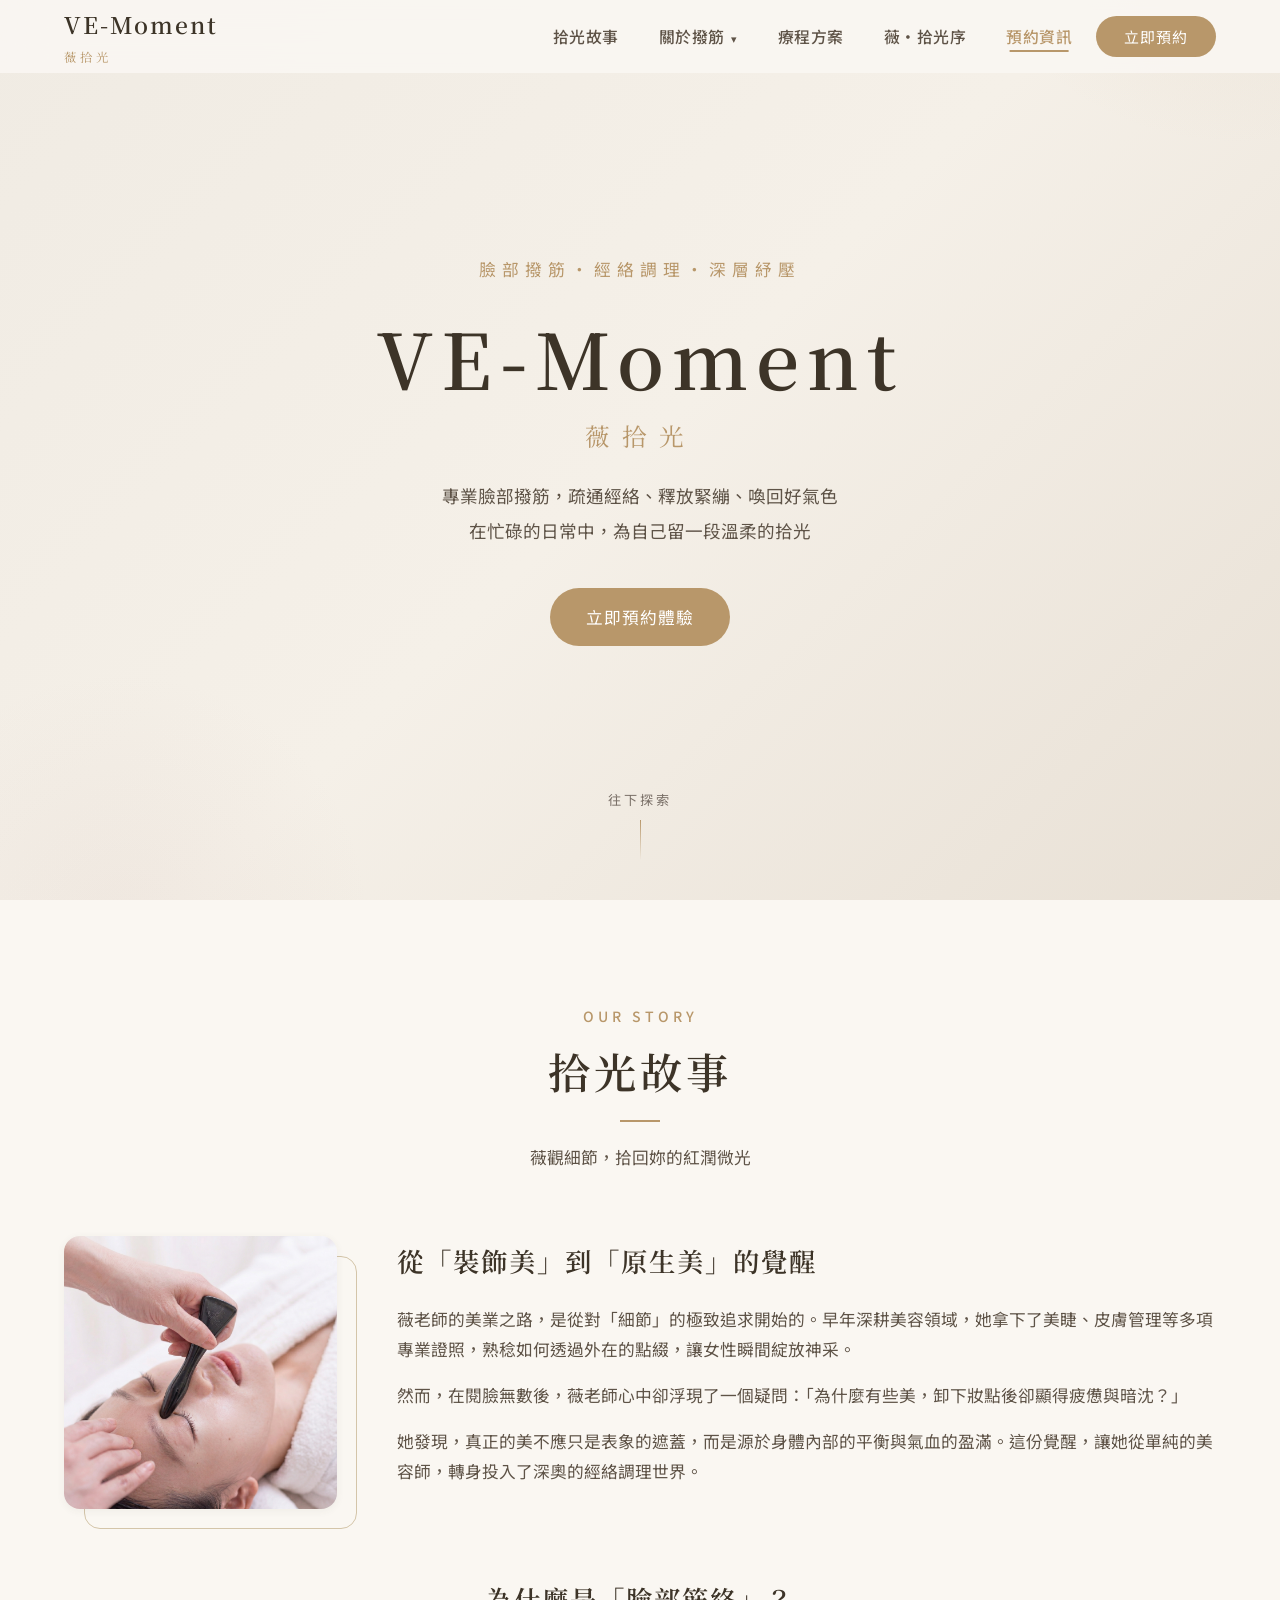
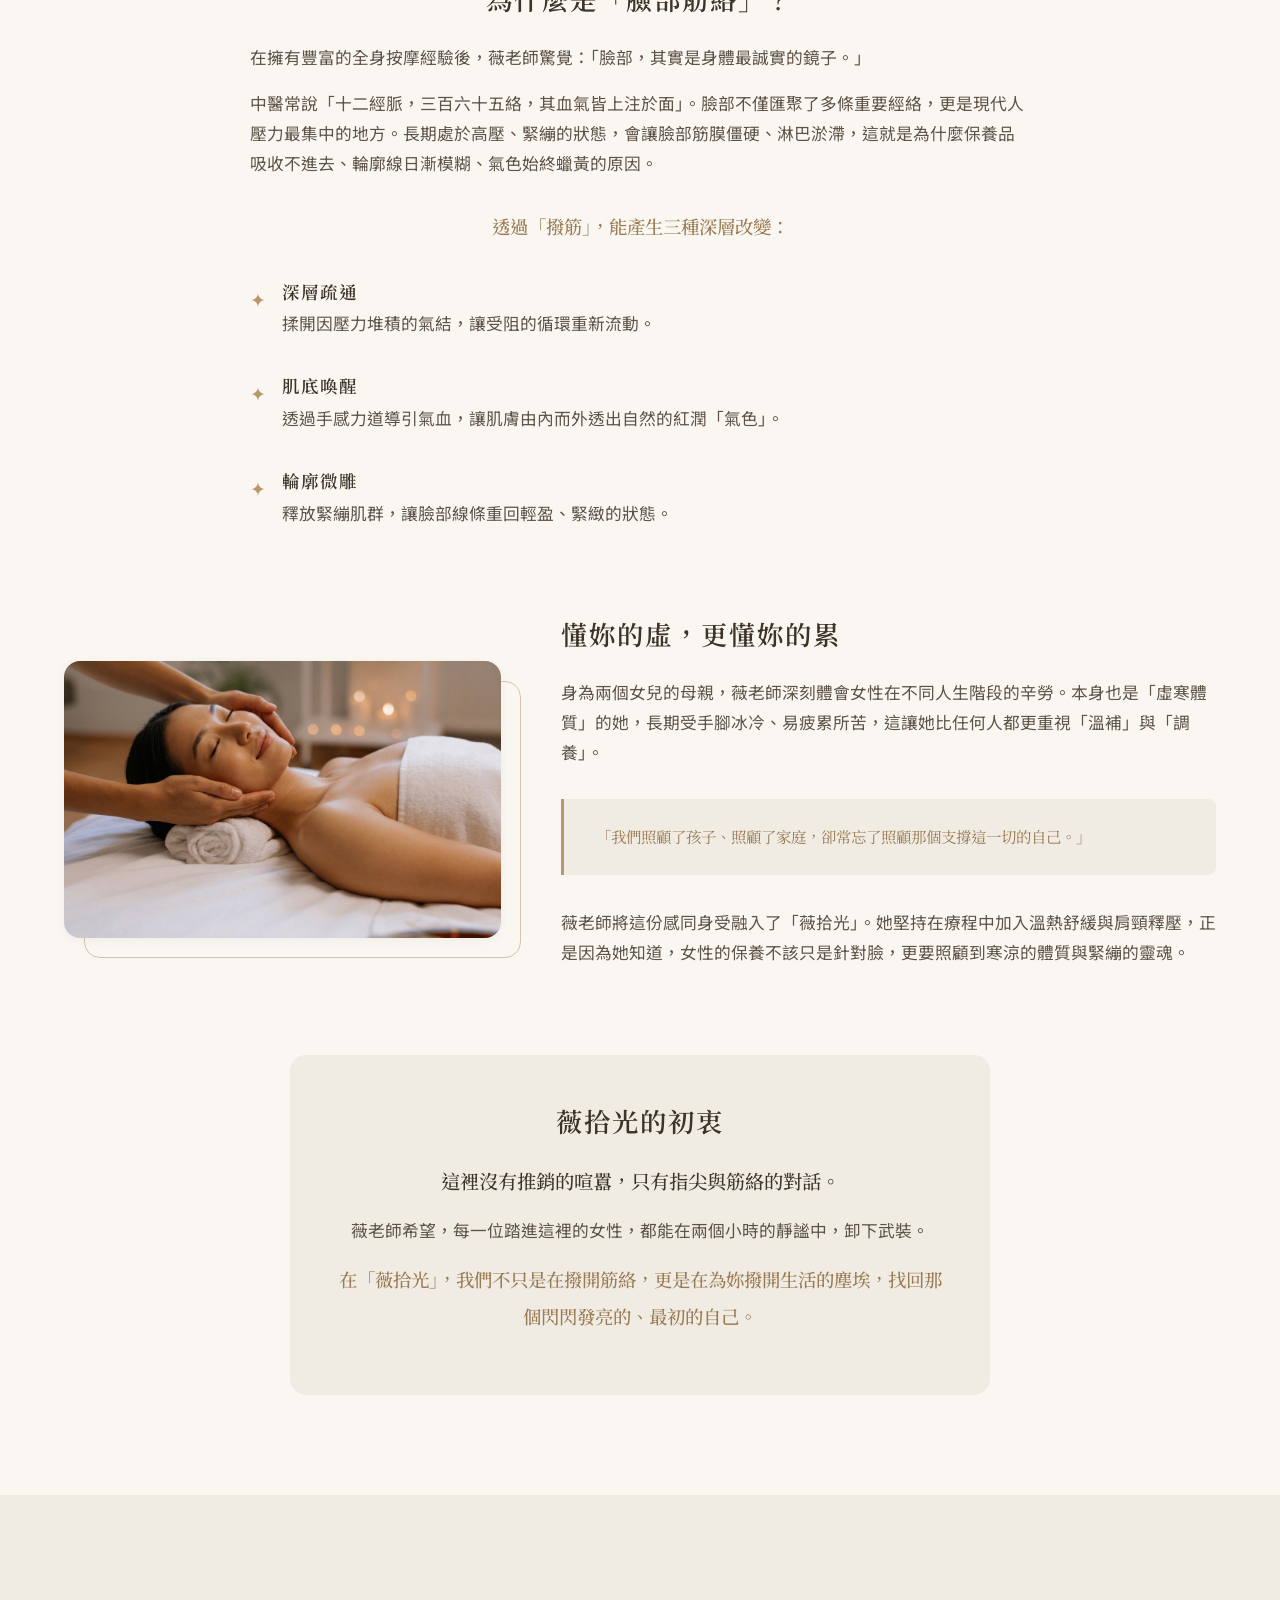
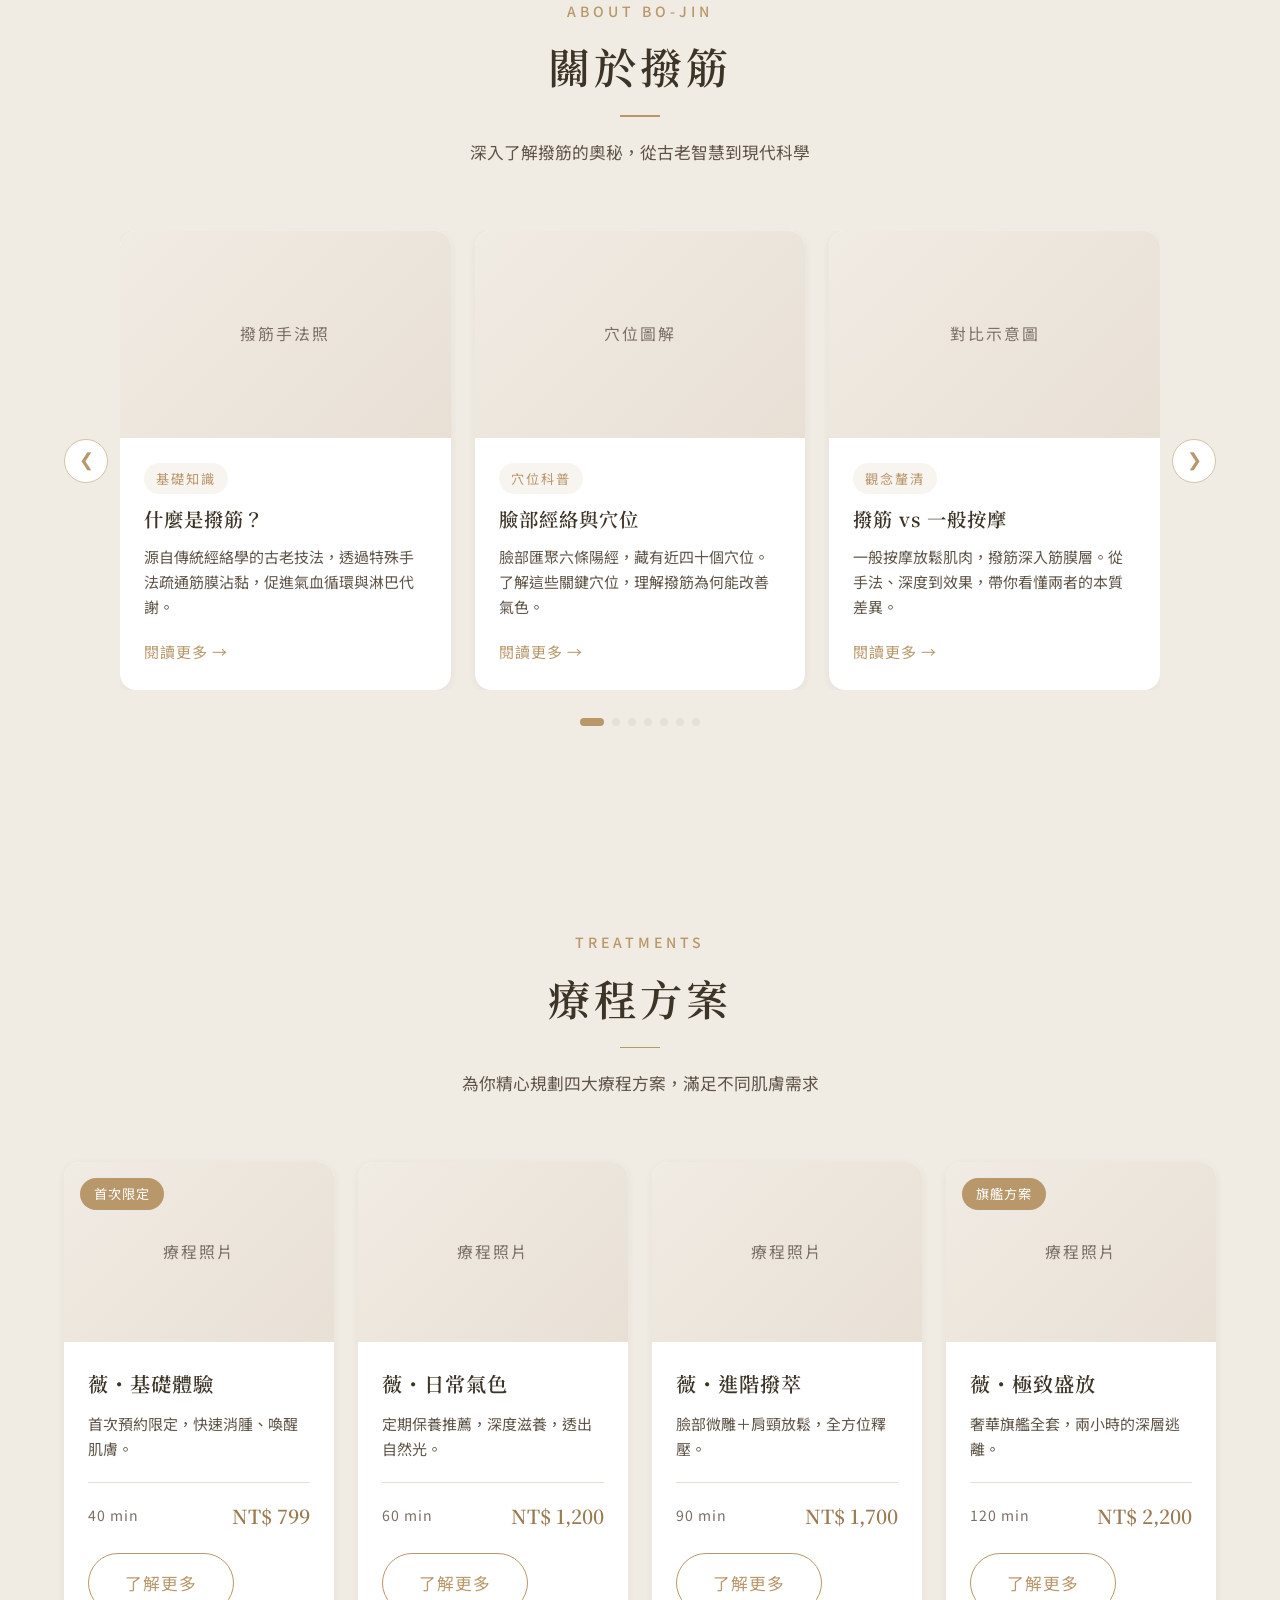
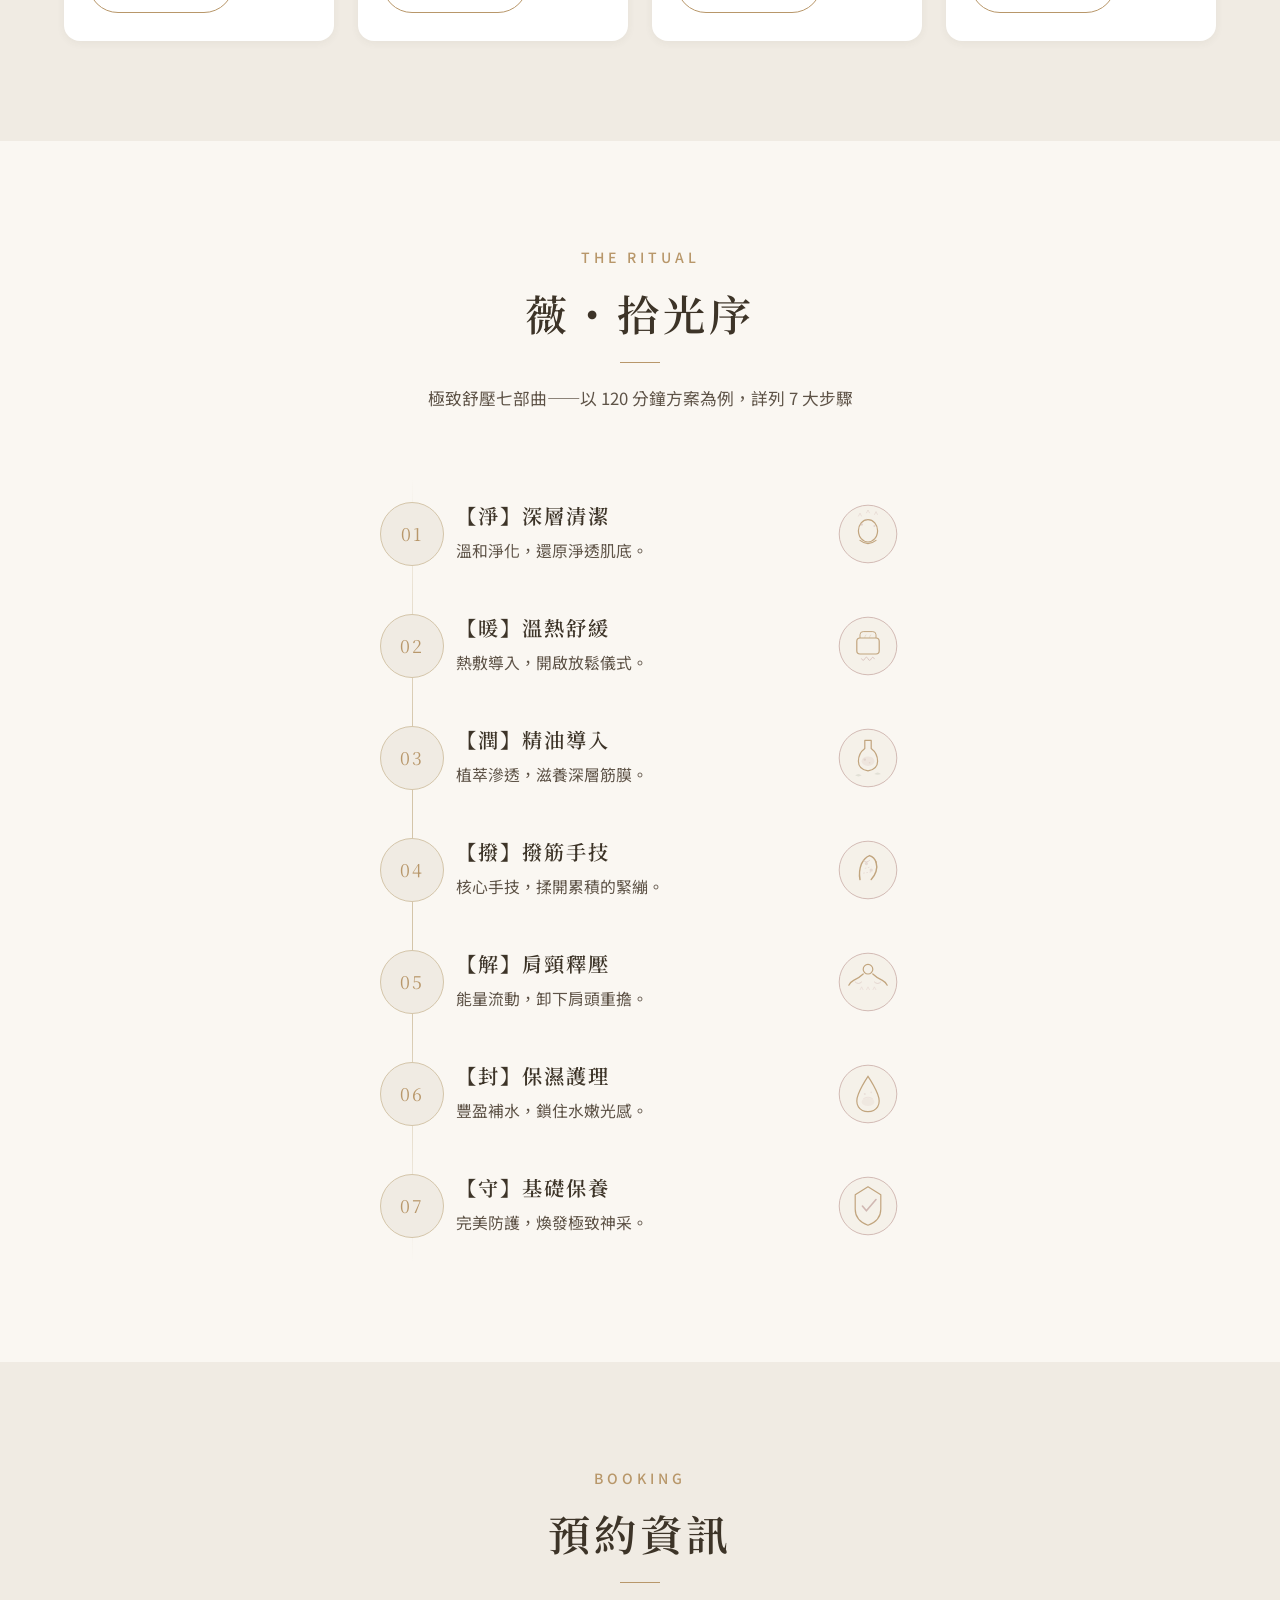
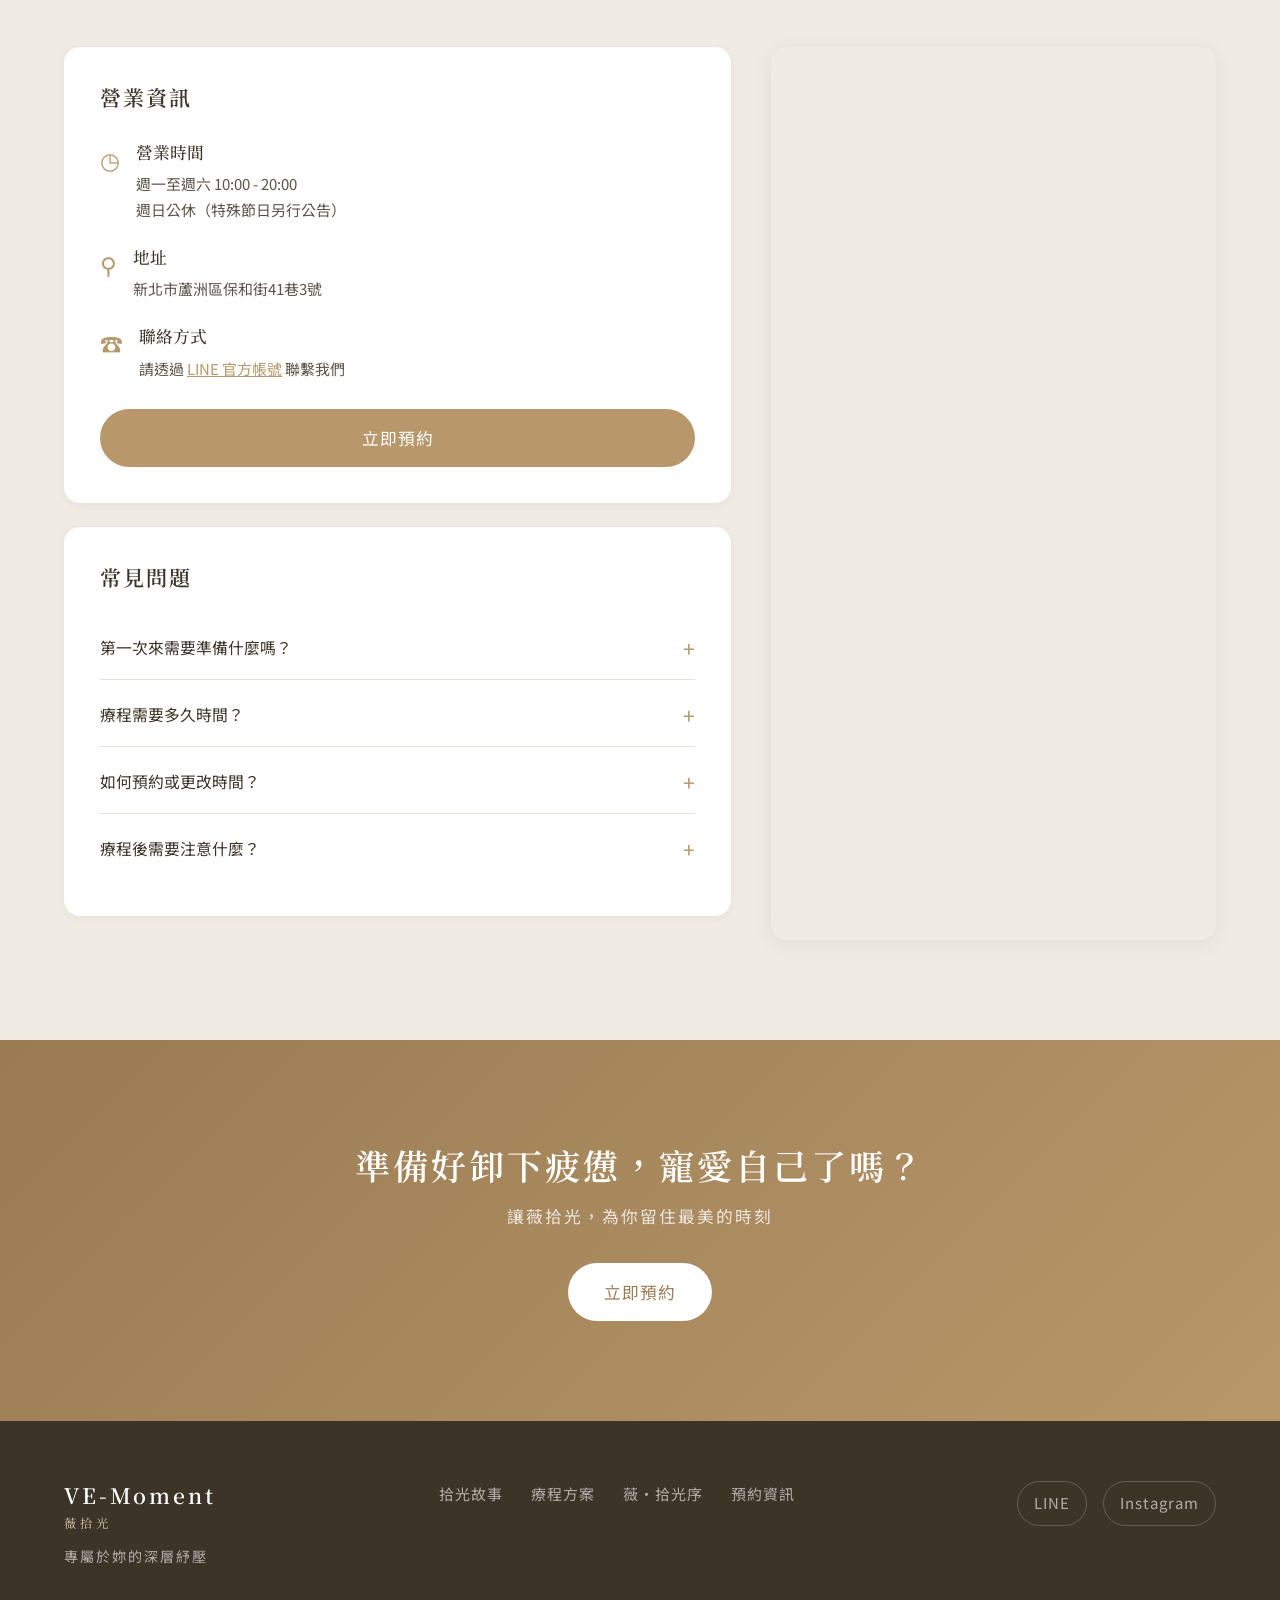
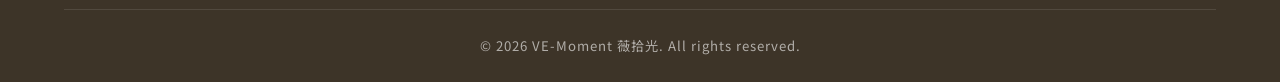
<file: index.html>
<!DOCTYPE html>
<html lang="zh-Hant">
<head>
  <meta charset="UTF-8">
  <meta name="viewport" content="width=device-width, initial-scale=1.0">
  <meta name="description" content="VE-Moment 薇拾光 — 專屬於妳的深層紓壓。專業臉部筋絡調理，用心撥開每一寸疲憊與緊繃。">
  <meta name="keywords" content="美業,美容,護膚,療程,預約,VE-Moment,薇拾光">
  <title>VE-Moment 薇拾光 | 專屬於妳的深層紓壓</title>
  <link rel="preconnect" href="https://fonts.googleapis.com">
  <link rel="preconnect" href="https://fonts.gstatic.com" crossorigin>
  <link href="https://fonts.googleapis.com/css2?family=Noto+Serif+TC:wght@400;500;600;700&family=Noto+Sans+TC:wght@300;400;500;600&display=swap" rel="stylesheet">
  <link rel="stylesheet" href="css/style.css">
</head>
<body>

  <!-- Navigation -->
  <nav class="navbar" id="navbar">
    <div class="nav-container">
      <a href="#hero" class="nav-logo">VE-Moment<span>薇拾光</span></a>
      <button class="nav-toggle" id="navToggle" aria-label="開啟選單">
        <span></span>
        <span></span>
        <span></span>
      </button>
      <ul class="nav-menu" id="navMenu">
        <li><a href="#story" class="nav-link">拾光故事</a></li>
        <li class="nav-dropdown">
          <a href="knowledge.html" class="nav-link nav-link-dropdown">關於撥筋 <span class="dropdown-arrow">&#9662;</span></a>
          <ul class="dropdown-menu">
            <li><a href="knowledge.html#what">什麼是撥筋</a></li>
            <li><a href="knowledge.html#meridians">臉部經絡與穴位</a></li>
            <li><a href="knowledge.html#difference">撥筋 vs 一般按摩</a></li>
            <li><a href="knowledge.html#who">誰適合撥筋</a></li>
            <li><a href="knowledge.html#tips">撥筋前後注意事項</a></li>
            <li><a href="knowledge.html#history">撥筋的歷史與傳承</a></li>
            <li><a href="knowledge.html#emotion">筋膜與情緒的關係</a></li>
            <li><a href="knowledge.html#myths">撥筋常見迷思破解</a></li>
            <li><a href="knowledge.html#frequency">撥筋多久做一次</a></li>
          </ul>
        </li>
        <li><a href="#treatments" class="nav-link">療程方案</a></li>
        <li><a href="#process" class="nav-link">薇・拾光序</a></li>
        <li><a href="#booking" class="nav-link">預約資訊</a></li>
        <li><a href="https://calendar.app.google/outDF9cKjmwNP6oE7" class="nav-cta" target="_blank" rel="noopener">立即預約</a></li>
      </ul>
    </div>
  </nav>

  <!-- Hero Section -->
  <section class="hero" id="hero">
    <div class="hero-overlay"></div>
    <div class="hero-content">
      <p class="hero-subtitle">臉部撥筋・經絡調理・深層紓壓</p>
      <h1 class="hero-title">VE-Moment<br><span>薇拾光</span></h1>
      <p class="hero-desc">專業臉部撥筋，疏通經絡、釋放緊繃、喚回好氣色<br>在忙碌的日常中，為自己留一段溫柔的拾光</p>
      <a href="https://calendar.app.google/outDF9cKjmwNP6oE7" class="btn btn-primary" target="_blank" rel="noopener">立即預約體驗</a>
    </div>
    <div class="hero-scroll">
      <span>往下探索</span>
      <div class="scroll-line"></div>
    </div>
  </section>

  <!-- 拾光故事 -->
  <section class="section story" id="story">
    <div class="container">
      <div class="section-header">
        <span class="section-tag">Our Story</span>
        <h2 class="section-title">拾光故事</h2>
        <div class="section-divider"></div>
        <p class="section-desc">薇觀細節，拾回妳的紅潤微光</p>
      </div>

      <!-- 第一段：從裝飾美到原生美 -->
      <div class="story-grid">
        <div class="story-image">
          <img src="images/撥筋1.png" alt="臉部經絡撥筋" loading="lazy">
        </div>
        <div class="story-text">
          <h3>從「裝飾美」到「原生美」的覺醒</h3>
          <p>薇老師的美業之路，是從對「細節」的極致追求開始的。早年深耕美容領域，她拿下了美睫、皮膚管理等多項專業證照，熟稔如何透過外在的點綴，讓女性瞬間綻放神采。</p>
          <p>然而，在閱臉無數後，薇老師心中卻浮現了一個疑問：「為什麼有些美，卸下妝點後卻顯得疲憊與暗沈？」</p>
          <p>她發現，真正的美不應只是表象的遮蓋，而是源於身體內部的平衡與氣血的盈滿。這份覺醒，讓她從單純的美容師，轉身投入了深奧的經絡調理世界。</p>
        </div>
      </div>

      <!-- 第二段：為什麼是臉部筋絡 -->
      <div class="story-block">
        <h3>為什麼是「臉部筋絡」？</h3>
        <p>在擁有豐富的全身按摩經驗後，薇老師驚覺：「臉部，其實是身體最誠實的鏡子。」</p>
        <p>中醫常說「十二經脈，三百六十五絡，其血氣皆上注於面」。臉部不僅匯聚了多條重要經絡，更是現代人壓力最集中的地方。長期處於高壓、緊繃的狀態，會讓臉部筋膜僵硬、淋巴淤滯，這就是為什麼保養品吸收不進去、輪廓線日漸模糊、氣色始終蠟黃的原因。</p>
        <p class="story-highlight">透過「撥筋」，能產生三種深層改變：</p>
        <div class="story-values">
          <div class="value-item">
            <div class="value-icon">✦</div>
            <div>
              <h4>深層疏通</h4>
              <p>揉開因壓力堆積的氣結，讓受阻的循環重新流動。</p>
            </div>
          </div>
          <div class="value-item">
            <div class="value-icon">✦</div>
            <div>
              <h4>肌底喚醒</h4>
              <p>透過手感力道導引氣血，讓肌膚由內而外透出自然的紅潤「氣色」。</p>
            </div>
          </div>
          <div class="value-item">
            <div class="value-icon">✦</div>
            <div>
              <h4>輪廓微雕</h4>
              <p>釋放緊繃肌群，讓臉部線條重回輕盈、緊緻的狀態。</p>
            </div>
          </div>
        </div>
      </div>

      <!-- 第三段：懂妳的虛，更懂妳的累 -->
      <div class="story-grid story-grid-reverse">
        <div class="story-text">
          <h3>懂妳的虛，更懂妳的累</h3>
          <p>身為兩個女兒的母親，薇老師深刻體會女性在不同人生階段的辛勞。本身也是「虛寒體質」的她，長期受手腳冰冷、易疲累所苦，這讓她比任何人都更重視「溫補」與「調養」。</p>
          <blockquote class="story-quote">「我們照顧了孩子、照顧了家庭，卻常忘了照顧那個支撐這一切的自己。」</blockquote>
          <p>薇老師將這份感同身受融入了「薇拾光」。她堅持在療程中加入溫熱舒緩與肩頸釋壓，正是因為她知道，女性的保養不該只是針對臉，更要照顧到寒涼的體質與緊繃的靈魂。</p>
        </div>
        <div class="story-image">
          <img src="images/撥筋2.png" alt="懂妳的累" loading="lazy">
        </div>
      </div>

      <!-- 第四段：薇拾光的初衷 -->
      <div class="story-closing">
        <h3>薇拾光的初衷</h3>
        <p class="closing-main">這裡沒有推銷的喧囂，<br class="mobile-br">只有指尖與筋絡的對話。</p>
        <p>薇老師希望，每一位踏進這裡的女性，都能在兩個小時的靜謐中，卸下武裝。</p>
        <p class="closing-highlight">在「薇拾光」，我們不只是在撥開筋絡，更是在為妳撥開生活的塵埃，找回那個閃閃發亮的、最初的自己。</p>
      </div>
    </div>
  </section>

  <!-- 關於撥筋 — 知識圖卡輪播 -->
  <section class="section knowledge" id="knowledge">
    <div class="container">
      <div class="section-header">
        <span class="section-tag">About Bo-Jin</span>
        <h2 class="section-title">關於撥筋</h2>
        <div class="section-divider"></div>
        <p class="section-desc">深入了解撥筋的奧秘，從古老智慧到現代科學</p>
      </div>
      <div class="carousel-wrapper">
        <button class="carousel-btn carousel-prev" aria-label="上一張">&#10094;</button>
        <div class="carousel-track-container">
          <div class="carousel-track" id="knowledgeCarousel">
            <a href="knowledge.html#what" class="knowledge-card">
              <div class="knowledge-card-img">
                <div class="image-placeholder"><span>撥筋手法照</span></div>
              </div>
              <div class="knowledge-card-body">
                <span class="knowledge-tag">基礎知識</span>
                <h3>什麼是撥筋？</h3>
                <p>源自傳統經絡學的古老技法，透過特殊手法疏通筋膜沾黏，促進氣血循環與淋巴代謝。</p>
                <span class="knowledge-more">閱讀更多 &rarr;</span>
              </div>
            </a>
            <a href="knowledge.html#meridians" class="knowledge-card">
              <div class="knowledge-card-img">
                <div class="image-placeholder"><span>穴位圖解</span></div>
              </div>
              <div class="knowledge-card-body">
                <span class="knowledge-tag">穴位科普</span>
                <h3>臉部經絡與穴位</h3>
                <p>臉部匯聚六條陽經，藏有近四十個穴位。了解這些關鍵穴位，理解撥筋為何能改善氣色。</p>
                <span class="knowledge-more">閱讀更多 &rarr;</span>
              </div>
            </a>
            <a href="knowledge.html#difference" class="knowledge-card">
              <div class="knowledge-card-img">
                <div class="image-placeholder"><span>對比示意圖</span></div>
              </div>
              <div class="knowledge-card-body">
                <span class="knowledge-tag">觀念釐清</span>
                <h3>撥筋 vs 一般按摩</h3>
                <p>一般按摩放鬆肌肉，撥筋深入筋膜層。從手法、深度到效果，帶你看懂兩者的本質差異。</p>
                <span class="knowledge-more">閱讀更多 &rarr;</span>
              </div>
            </a>
            <a href="knowledge.html#who" class="knowledge-card">
              <div class="knowledge-card-img">
                <div class="image-placeholder"><span>情境照片</span></div>
              </div>
              <div class="knowledge-card-body">
                <span class="knowledge-tag">對號入座</span>
                <h3>誰適合撥筋？</h3>
                <p>長期肩頸痠痛、臉部浮腫、氣色暗沉、壓力大的現代女性，都能從撥筋中獲得深層改善。</p>
                <span class="knowledge-more">閱讀更多 &rarr;</span>
              </div>
            </a>
            <a href="knowledge.html#tips" class="knowledge-card">
              <div class="knowledge-card-img">
                <div class="image-placeholder"><span>療程須知</span></div>
              </div>
              <div class="knowledge-card-body">
                <span class="knowledge-tag">實用指南</span>
                <h3>撥筋前後注意事項</h3>
                <p>做好療程前的準備與療程後的護理，讓撥筋效果事半功倍、持續更久。</p>
                <span class="knowledge-more">閱讀更多 &rarr;</span>
              </div>
            </a>
            <a href="knowledge.html#history" class="knowledge-card">
              <div class="knowledge-card-img">
                <div class="image-placeholder"><span>歷史淵源</span></div>
              </div>
              <div class="knowledge-card-body">
                <span class="knowledge-tag">文化傳承</span>
                <h3>撥筋的歷史與傳承</h3>
                <p>從《黃帝內經》到現代筋膜學，橫跨千年的經絡智慧如何在當代煥發新生。</p>
                <span class="knowledge-more">閱讀更多 &rarr;</span>
              </div>
            </a>
            <a href="knowledge.html#emotion" class="knowledge-card">
              <div class="knowledge-card-img">
                <div class="image-placeholder"><span>身心療癒</span></div>
              </div>
              <div class="knowledge-card-body">
                <span class="knowledge-tag">身心連結</span>
                <h3>筋膜與情緒的關係</h3>
                <p>壓力、焦慮、悲傷都會「寫」在筋膜裡。了解身體如何儲存情緒，撥筋如何釋放它。</p>
                <span class="knowledge-more">閱讀更多 &rarr;</span>
              </div>
            </a>
            <a href="knowledge.html#myths" class="knowledge-card">
              <div class="knowledge-card-img">
                <div class="image-placeholder"><span>觀念澄清</span></div>
              </div>
              <div class="knowledge-card-body">
                <span class="knowledge-tag">迷思破解</span>
                <h3>撥筋常見迷思破解</h3>
                <p>「撥筋很痛？」「會瘀青？」「只是噱頭？」帶妳一一破解對撥筋的常見誤解。</p>
                <span class="knowledge-more">閱讀更多 &rarr;</span>
              </div>
            </a>
            <a href="knowledge.html#frequency" class="knowledge-card">
              <div class="knowledge-card-img">
                <div class="image-placeholder"><span>療程規劃</span></div>
              </div>
              <div class="knowledge-card-body">
                <span class="knowledge-tag">療程規劃</span>
                <h3>撥筋多久做一次？</h3>
                <p>根據不同需求與體質，了解最適合妳的撥筋頻率與療程規劃建議。</p>
                <span class="knowledge-more">閱讀更多 &rarr;</span>
              </div>
            </a>
          </div>
        </div>
        <button class="carousel-btn carousel-next" aria-label="下一張">&#10095;</button>
      </div>
      <div class="carousel-dots" id="carouselDots"></div>
    </div>
  </section>

  <!-- 療程方案 -->
  <section class="section treatments" id="treatments">
    <div class="container">
      <div class="section-header">
        <span class="section-tag">Treatments</span>
        <h2 class="section-title">療程方案</h2>
        <div class="section-divider"></div>
        <p class="section-desc">為你精心規劃四大療程方案，滿足不同肌膚需求</p>
      </div>
      <div class="treatment-grid">
        <div class="treatment-card">
          <div class="card-image">
            <div class="image-placeholder"><span>療程照片</span></div>
          </div>
          <div class="card-badge">首次限定</div>
          <div class="card-body">
            <h3>薇・基礎體驗</h3>
            <p class="card-desc">首次預約限定，快速消腫、喚醒肌膚。</p>
            <div class="card-details">
              <span class="card-duration">40 min</span>
              <span class="card-price">NT$ 799</span>
            </div>
            <a href="https://line.me/R/ti/p/@133ywbkq" class="btn btn-outline" target="_blank" rel="noopener">了解更多</a>
          </div>
        </div>
        <div class="treatment-card">
          <div class="card-image">
            <div class="image-placeholder"><span>療程照片</span></div>
          </div>
          <div class="card-body">
            <h3>薇・日常氣色</h3>
            <p class="card-desc">定期保養推薦，深度滋養，透出自然光。</p>
            <div class="card-details">
              <span class="card-duration">60 min</span>
              <span class="card-price">NT$ 1,200</span>
            </div>
            <a href="https://line.me/R/ti/p/@133ywbkq" class="btn btn-outline" target="_blank" rel="noopener">了解更多</a>
          </div>
        </div>
        <div class="treatment-card">
          <div class="card-image">
            <div class="image-placeholder"><span>療程照片</span></div>
          </div>
          <div class="card-body">
            <h3>薇・進階撥萃</h3>
            <p class="card-desc">臉部微雕＋肩頸放鬆，全方位釋壓。</p>
            <div class="card-details">
              <span class="card-duration">90 min</span>
              <span class="card-price">NT$ 1,700</span>
            </div>
            <a href="https://line.me/R/ti/p/@133ywbkq" class="btn btn-outline" target="_blank" rel="noopener">了解更多</a>
          </div>
        </div>
        <div class="treatment-card">
          <div class="card-image">
            <div class="image-placeholder"><span>療程照片</span></div>
          </div>
          <div class="card-badge">旗艦方案</div>
          <div class="card-body">
            <h3>薇・極致盛放</h3>
            <p class="card-desc">奢華旗艦全套，兩小時的深層逃離。</p>
            <div class="card-details">
              <span class="card-duration">120 min</span>
              <span class="card-price">NT$ 2,200</span>
            </div>
            <a href="https://line.me/R/ti/p/@133ywbkq" class="btn btn-outline" target="_blank" rel="noopener">了解更多</a>
          </div>
        </div>
      </div>
    </div>
  </section>

  <!-- 薇・拾光序 -->
  <section class="section process" id="process">
    <div class="container">
      <div class="section-header">
        <span class="section-tag">The Ritual</span>
        <h2 class="section-title">薇・拾光序</h2>
        <div class="section-divider"></div>
        <p class="section-desc">極致舒壓七部曲——<br class="mobile-br">以 120 分鐘方案為例，詳列 7 大步驟</p>
      </div>
      <div class="process-timeline">
        <div class="process-step">
          <div class="step-number">01</div>
          <div class="step-content">
            <h3>【淨】深層清潔</h3>
            <p>溫和淨化，還原淨透肌底。</p>
          </div>
          <div class="step-icon">
            <svg viewBox="0 0 80 80" xmlns="http://www.w3.org/2000/svg">
              <circle cx="40" cy="40" r="36" fill="#F5F0E8" stroke="#C9ADA7" stroke-width="1.2"/>
              <ellipse cx="40" cy="36" rx="12" ry="14" fill="none" stroke="#B8976A" stroke-width="1.5" stroke-linecap="round"/>
              <path d="M 30 48 Q 40 56 50 48" fill="none" stroke="#B8976A" stroke-width="1.5" stroke-linecap="round"/>
              <circle cx="32" cy="28" r="1.5" fill="#C9ADA7" opacity="0.6"/>
              <circle cx="48" cy="30" r="1.2" fill="#C9ADA7" opacity="0.5"/>
              <circle cx="38" cy="22" r="1" fill="#C9ADA7" opacity="0.4"/>
              <path d="M 28 18 L 30 14 L 32 18" fill="none" stroke="#C9ADA7" stroke-width="0.8" opacity="0.5"/>
              <path d="M 48 16 L 50 12 L 52 16" fill="none" stroke="#C9ADA7" stroke-width="0.8" opacity="0.5"/>
              <path d="M 38 14 L 40 10 L 42 14" fill="none" stroke="#C9ADA7" stroke-width="0.8" opacity="0.5"/>
            </svg>
          </div>
        </div>
        <div class="process-step">
          <div class="step-number">02</div>
          <div class="step-content">
            <h3>【暖】溫熱舒緩</h3>
            <p>熱敷導入，開啟放鬆儀式。</p>
          </div>
          <div class="step-icon">
            <svg viewBox="0 0 80 80" xmlns="http://www.w3.org/2000/svg">
              <circle cx="40" cy="40" r="36" fill="#F5F0E8" stroke="#C9ADA7" stroke-width="1.2"/>
              <rect x="26" y="30" rx="4" ry="4" width="28" height="20" fill="none" stroke="#B8976A" stroke-width="1.5"/>
              <path d="M 30 30 L 30 26 Q 30 22 34 22 L 46 22 Q 50 22 50 26 L 50 30" fill="none" stroke="#B8976A" stroke-width="1.2"/>
              <path d="M 32 56 Q 34 60 36 56 Q 38 52 40 56 Q 42 60 44 56 Q 46 52 48 56" fill="none" stroke="#C9ADA7" stroke-width="1.2" stroke-linecap="round" opacity="0.7"/>
              <path d="M 36 30 Q 36 26 38 26" fill="none" stroke="#B8976A" stroke-width="0.8" opacity="0.4"/>
              <path d="M 42 30 Q 42 26 44 26" fill="none" stroke="#B8976A" stroke-width="0.8" opacity="0.4"/>
            </svg>
          </div>
        </div>
        <div class="process-step">
          <div class="step-number">03</div>
          <div class="step-content">
            <h3>【潤】精油導入</h3>
            <p>植萃滲透，滋養深層筋膜。</p>
          </div>
          <div class="step-icon">
            <svg viewBox="0 0 80 80" xmlns="http://www.w3.org/2000/svg">
              <circle cx="40" cy="40" r="36" fill="#F5F0E8" stroke="#C9ADA7" stroke-width="1.2"/>
              <path d="M 36 18 L 36 28 Q 28 34 28 44 Q 28 54 40 56 Q 52 54 52 44 Q 52 34 44 28 L 44 18 Z" fill="none" stroke="#B8976A" stroke-width="1.5" stroke-linecap="round" stroke-linejoin="round"/>
              <ellipse cx="40" cy="44" rx="8" ry="6" fill="#C9ADA7" opacity="0.2"/>
              <circle cx="36" cy="42" r="1.5" fill="#C9ADA7" opacity="0.4"/>
              <circle cx="42" cy="46" r="1" fill="#C9ADA7" opacity="0.3"/>
              <path d="M 24 62 Q 28 58 32 62 Q 28 64 24 62Z" fill="#A8AE9C" opacity="0.3"/>
              <path d="M 48 60 Q 52 56 56 60 Q 52 62 48 60Z" fill="#A8AE9C" opacity="0.3"/>
            </svg>
          </div>
        </div>
        <div class="process-step">
          <div class="step-number">04</div>
          <div class="step-content">
            <h3>【撥】撥筋手技</h3>
            <p>核心手技，揉開累積的緊繃。</p>
          </div>
          <div class="step-icon">
            <svg viewBox="0 0 80 80" xmlns="http://www.w3.org/2000/svg">
              <circle cx="40" cy="40" r="36" fill="#F5F0E8" stroke="#C9ADA7" stroke-width="1.2"/>
              <path d="M 30 52 Q 28 42 32 32 Q 36 24 42 22 Q 48 24 50 30" fill="none" stroke="#B8976A" stroke-width="1.8" stroke-linecap="round"/>
              <path d="M 50 30 Q 52 36 50 42 Q 48 48 44 52" fill="none" stroke="#B8976A" stroke-width="1.8" stroke-linecap="round"/>
              <path d="M 34 28 Q 38 32 42 28" fill="none" stroke="#C9ADA7" stroke-width="1" stroke-linecap="round" opacity="0.6"/>
              <path d="M 36 38 L 44 36" fill="none" stroke="#C9ADA7" stroke-width="0.8" stroke-dasharray="2 2" opacity="0.5"/>
              <path d="M 34 44 L 46 42" fill="none" stroke="#C9ADA7" stroke-width="0.8" stroke-dasharray="2 2" opacity="0.5"/>
              <circle cx="38" cy="32" r="2" fill="#C9ADA7" opacity="0.4"/>
              <circle cx="44" cy="40" r="2" fill="#C9ADA7" opacity="0.4"/>
            </svg>
          </div>
        </div>
        <div class="process-step">
          <div class="step-number">05</div>
          <div class="step-content">
            <h3>【解】肩頸釋壓</h3>
            <p>能量流動，卸下肩頭重擔。</p>
          </div>
          <div class="step-icon">
            <svg viewBox="0 0 80 80" xmlns="http://www.w3.org/2000/svg">
              <circle cx="40" cy="40" r="36" fill="#F5F0E8" stroke="#C9ADA7" stroke-width="1.2"/>
              <circle cx="40" cy="24" r="6" fill="none" stroke="#B8976A" stroke-width="1.5"/>
              <path d="M 34 30 Q 30 34 22 38 Q 18 40 16 44" fill="none" stroke="#B8976A" stroke-width="1.5" stroke-linecap="round"/>
              <path d="M 46 30 Q 50 34 58 38 Q 62 40 64 44" fill="none" stroke="#B8976A" stroke-width="1.5" stroke-linecap="round"/>
              <path d="M 24 40 Q 28 44 32 40" fill="none" stroke="#C9ADA7" stroke-width="1" stroke-linecap="round" opacity="0.6"/>
              <path d="M 48 40 Q 52 44 56 40" fill="none" stroke="#C9ADA7" stroke-width="1" stroke-linecap="round" opacity="0.6"/>
              <path d="M 30 50 L 32 46 L 34 50" fill="none" stroke="#C9ADA7" stroke-width="0.8" opacity="0.4"/>
              <path d="M 46 50 L 48 46 L 50 50" fill="none" stroke="#C9ADA7" stroke-width="0.8" opacity="0.4"/>
              <path d="M 38 50 L 40 46 L 42 50" fill="none" stroke="#C9ADA7" stroke-width="0.8" opacity="0.4"/>
            </svg>
          </div>
        </div>
        <div class="process-step">
          <div class="step-number">06</div>
          <div class="step-content">
            <h3>【封】保濕護理</h3>
            <p>豐盈補水，鎖住水嫩光感。</p>
          </div>
          <div class="step-icon">
            <svg viewBox="0 0 80 80" xmlns="http://www.w3.org/2000/svg">
              <circle cx="40" cy="40" r="36" fill="#F5F0E8" stroke="#C9ADA7" stroke-width="1.2"/>
              <path d="M 40 18 Q 32 30 28 40 Q 24 50 28 56 Q 32 62 40 62 Q 48 62 52 56 Q 56 50 52 40 Q 48 30 40 18Z" fill="none" stroke="#B8976A" stroke-width="1.5" stroke-linecap="round"/>
              <ellipse cx="40" cy="50" rx="8" ry="5" fill="#C9ADA7" opacity="0.15"/>
              <path d="M 34 46 Q 40 42 46 46" fill="none" stroke="#C9ADA7" stroke-width="0.8" opacity="0.4"/>
              <circle cx="36" cy="40" r="1.2" fill="#C9ADA7" opacity="0.3"/>
              <circle cx="44" cy="38" r="1" fill="#C9ADA7" opacity="0.25"/>
            </svg>
          </div>
        </div>
        <div class="process-step">
          <div class="step-number">07</div>
          <div class="step-content">
            <h3>【守】基礎保養</h3>
            <p>完美防護，煥發極致神采。</p>
          </div>
          <div class="step-icon">
            <svg viewBox="0 0 80 80" xmlns="http://www.w3.org/2000/svg">
              <circle cx="40" cy="40" r="36" fill="#F5F0E8" stroke="#C9ADA7" stroke-width="1.2"/>
              <path d="M 40 16 L 24 26 L 24 44 Q 24 58 40 64 Q 56 58 56 44 L 56 26 Z" fill="none" stroke="#B8976A" stroke-width="1.5" stroke-linecap="round" stroke-linejoin="round"/>
              <path d="M 33 40 L 38 46 L 50 32" fill="none" stroke="#C9ADA7" stroke-width="2" stroke-linecap="round" stroke-linejoin="round"/>
            </svg>
          </div>
        </div>
      </div>
    </div>
  </section>

  <!-- 預約資訊 -->
  <section class="section booking" id="booking">
    <div class="container">
      <div class="section-header">
        <span class="section-tag">Booking</span>
        <h2 class="section-title">預約資訊</h2>
        <div class="section-divider"></div>
      </div>
      <div class="booking-grid">
        <div class="booking-info">
          <div class="info-card">
            <h3>營業資訊</h3>
            <ul class="info-list">
              <li>
                <span class="info-icon">&#9719;</span>
                <div>
                  <strong>營業時間</strong>
                  <p>週一至週六 10:00 - 20:00<br>週日公休（特殊節日另行公告）</p>
                </div>
              </li>
              <li>
                <span class="info-icon">&#9906;</span>
                <div>
                  <strong>地址</strong>
                  <p>新北市蘆洲區保和街41巷3號</p>
                </div>
              </li>
              <li>
                <span class="info-icon">&#9742;</span>
                <div>
                  <strong>聯絡方式</strong>
                  <p>請透過 <a href="https://line.me/R/ti/p/@133ywbkq" target="_blank" rel="noopener" style="color: var(--color-primary); text-decoration: underline;">LINE 官方帳號</a> 聯繫我們</p>
                </div>
              </li>
            </ul>
            <a href="https://calendar.app.google/outDF9cKjmwNP6oE7" class="btn btn-primary btn-full" target="_blank" rel="noopener">
              立即預約
            </a>
          </div>

          <div class="info-card">
            <h3>常見問題</h3>
            <div class="faq-list">
              <div class="faq-item">
                <button class="faq-question" aria-expanded="false">
                  <span>第一次來需要準備什麼嗎？</span>
                  <span class="faq-icon">+</span>
                </button>
                <div class="faq-answer">
                  <p>不需要特別準備，素顏或帶妝前來皆可。我們會在療程前為您完整卸妝潔膚。建議提前 10 分鐘抵達，以便進行諮詢。</p>
                </div>
              </div>
              <div class="faq-item">
                <button class="faq-question" aria-expanded="false">
                  <span>療程需要多久時間？</span>
                  <span class="faq-icon">+</span>
                </button>
                <div class="faq-answer">
                  <p>依據不同方案，療程時間約 60 至 120 分鐘。首次到訪含諮詢時間，建議預留多 15-20 分鐘。</p>
                </div>
              </div>
              <div class="faq-item">
                <button class="faq-question" aria-expanded="false">
                  <span>如何預約或更改時間？</span>
                  <span class="faq-icon">+</span>
                </button>
                <div class="faq-answer">
                  <p>請透過 LINE 官方帳號預約或來電洽詢。如需更改時間，請於預約時間 24 小時前通知。</p>
                </div>
              </div>
              <div class="faq-item">
                <button class="faq-question" aria-expanded="false">
                  <span>療程後需要注意什麼？</span>
                  <span class="faq-icon">+</span>
                </button>
                <div class="faq-answer">
                  <p>療程後建議加強保濕與防曬，避免去角質產品。我們會在療程結束後提供完整的居家照護建議。</p>
                </div>
              </div>
            </div>
          </div>
        </div>

        <div class="booking-map">
          <div class="map-container">
<iframe src="https://www.google.com/maps/embed?pb=!1m18!1m12!1m3!1d3614.5!2d121.473!3d25.085!2m3!1f0!2f0!3f0!3m2!1i1024!2i768!4f13.1!3m3!1m2!1s0x0%3A0x0!2z5paw5YyX5biC6JiG5rSy5Y2A5L-d5ZKM6KGXNDHlt7cz6Jmf!5e0!3m2!1szh-TW!2stw!4v1" width="100%" height="100%" style="border:0; min-height:320px;" allowfullscreen="" loading="lazy" referrerpolicy="no-referrer-when-downgrade"></iframe>
          </div>
        </div>
      </div>
    </div>
  </section>

  <!-- CTA Banner -->
  <section class="cta-banner">
    <div class="container">
      <h2>準備好卸下疲憊，寵愛自己了嗎？</h2>
      <p>讓薇拾光，為你留住最美的時刻</p>
      <a href="https://calendar.app.google/outDF9cKjmwNP6oE7" class="btn btn-light" target="_blank" rel="noopener">立即預約</a>
    </div>
  </section>

  <!-- Footer -->
  <footer class="footer">
    <div class="container">
      <div class="footer-content">
        <div class="footer-brand">
          <h3>VE-Moment<span>薇拾光</span></h3>
          <p>專屬於妳的深層紓壓</p>
        </div>
        <div class="footer-links">
          <a href="#story">拾光故事</a>
          <a href="#treatments">療程方案</a>
          <a href="#process">薇・拾光序</a>
          <a href="#booking">預約資訊</a>
        </div>
        <div class="footer-social">
          <a href="https://line.me/R/ti/p/@133ywbkq" target="_blank" rel="noopener" aria-label="LINE">LINE</a>
          <a href="#" target="_blank" rel="noopener" aria-label="Instagram">Instagram</a>
        </div>
      </div>
      <div class="footer-bottom">
        <p>&copy; 2026 VE-Moment 薇拾光. All rights reserved.</p>
      </div>
    </div>
  </footer>

  <script src="js/main.js"></script>
</body>
</html>
</file>
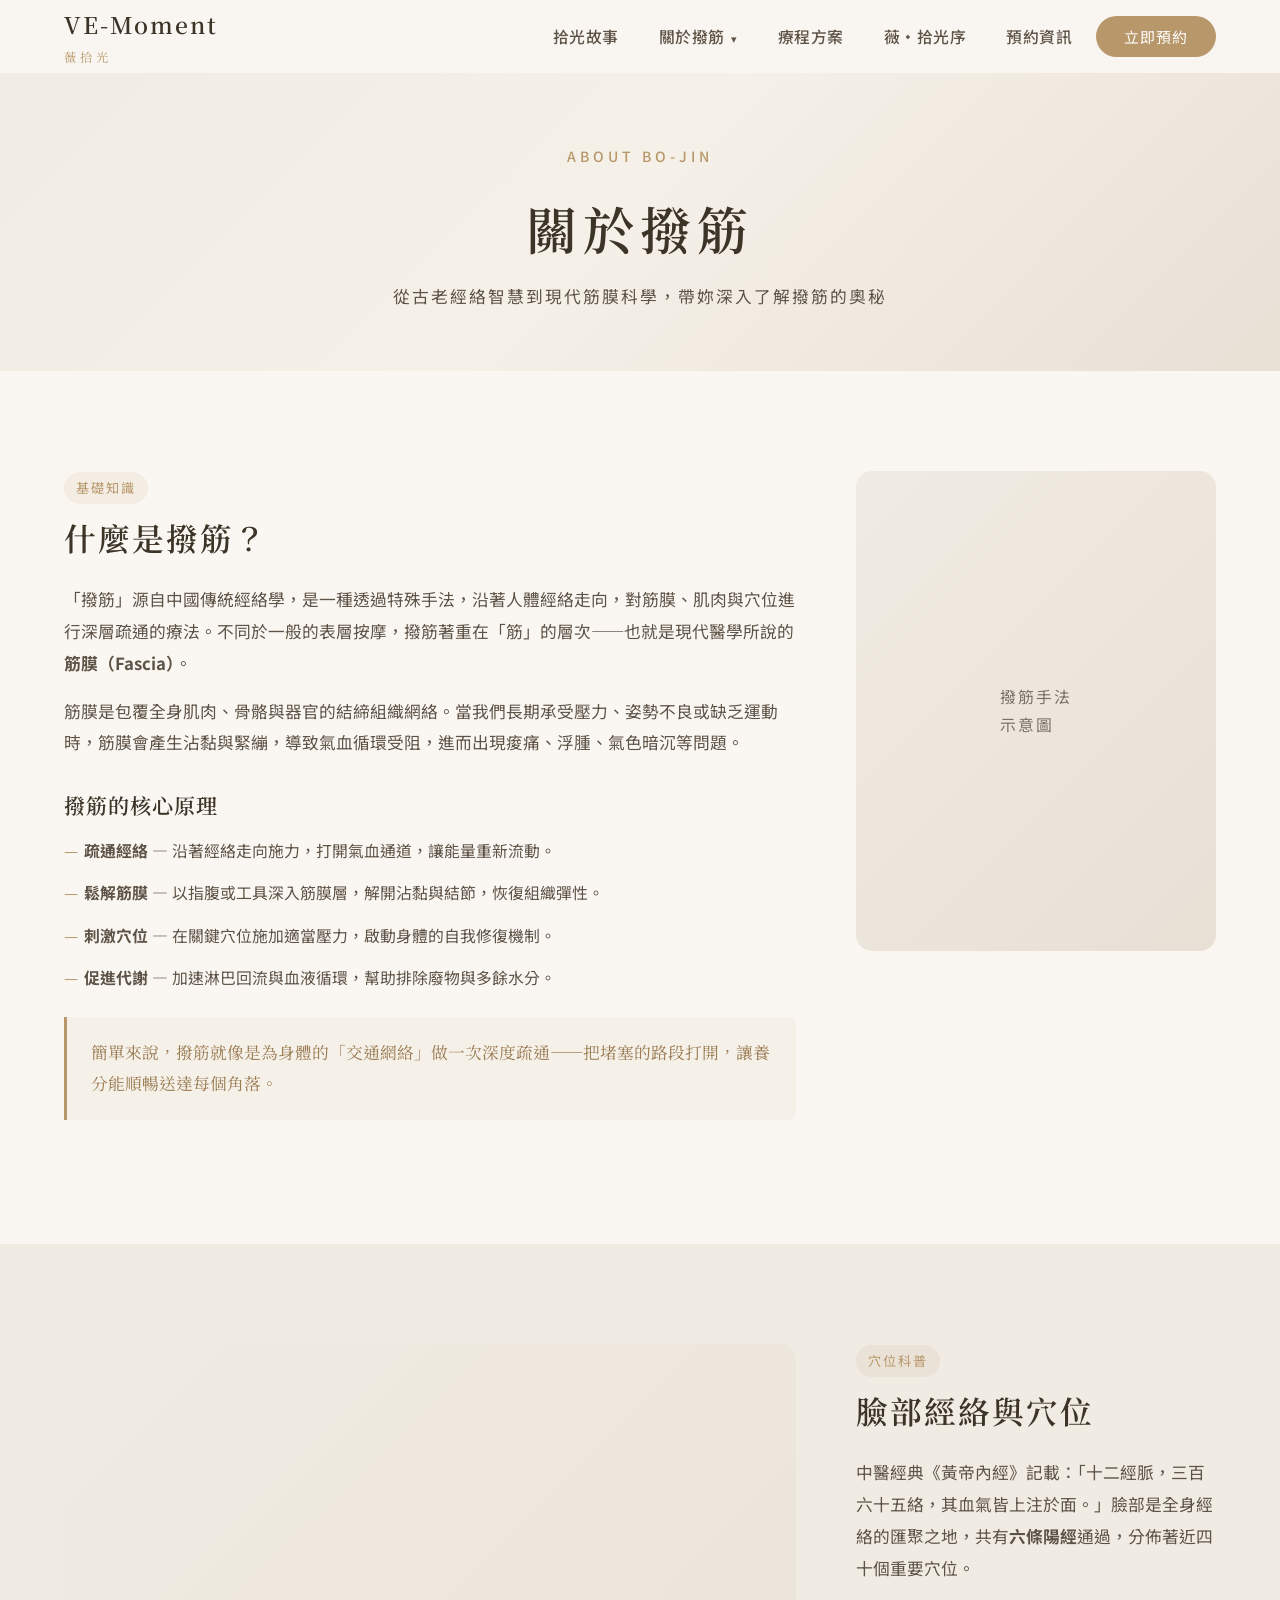
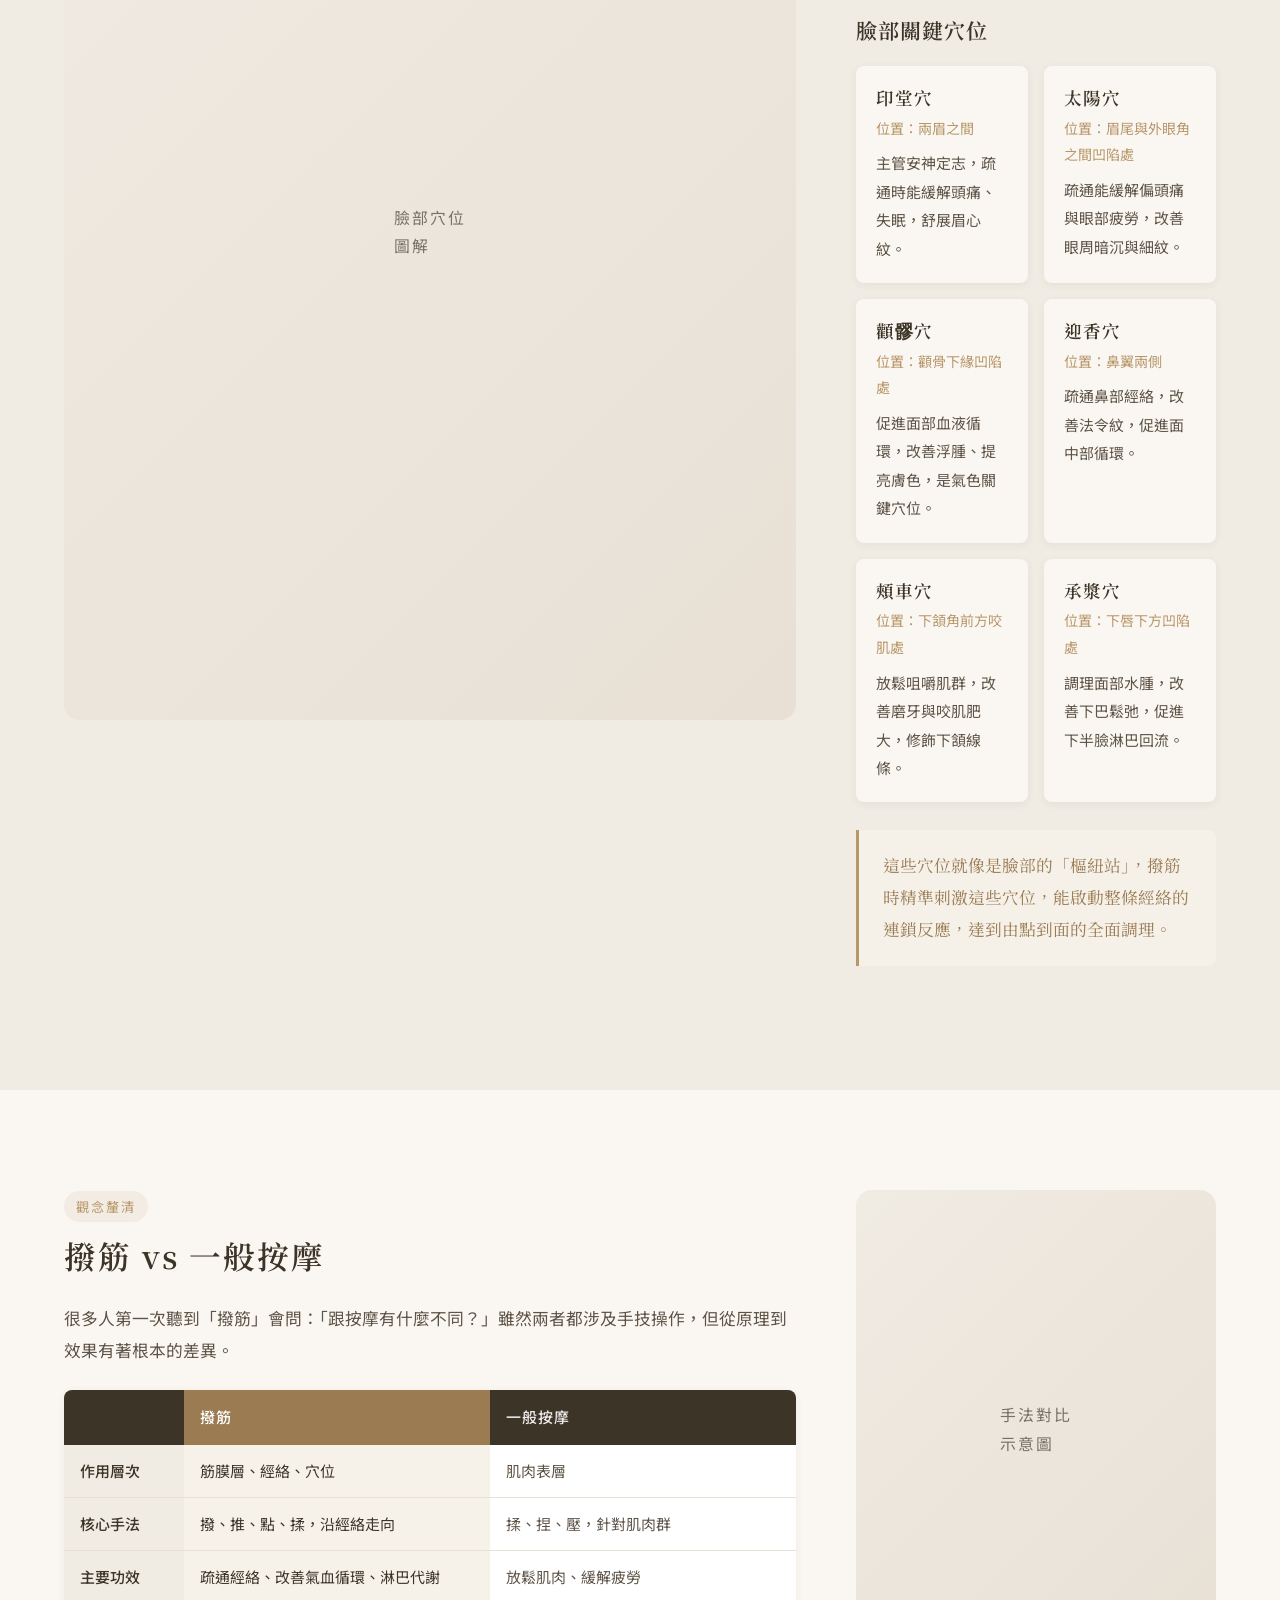
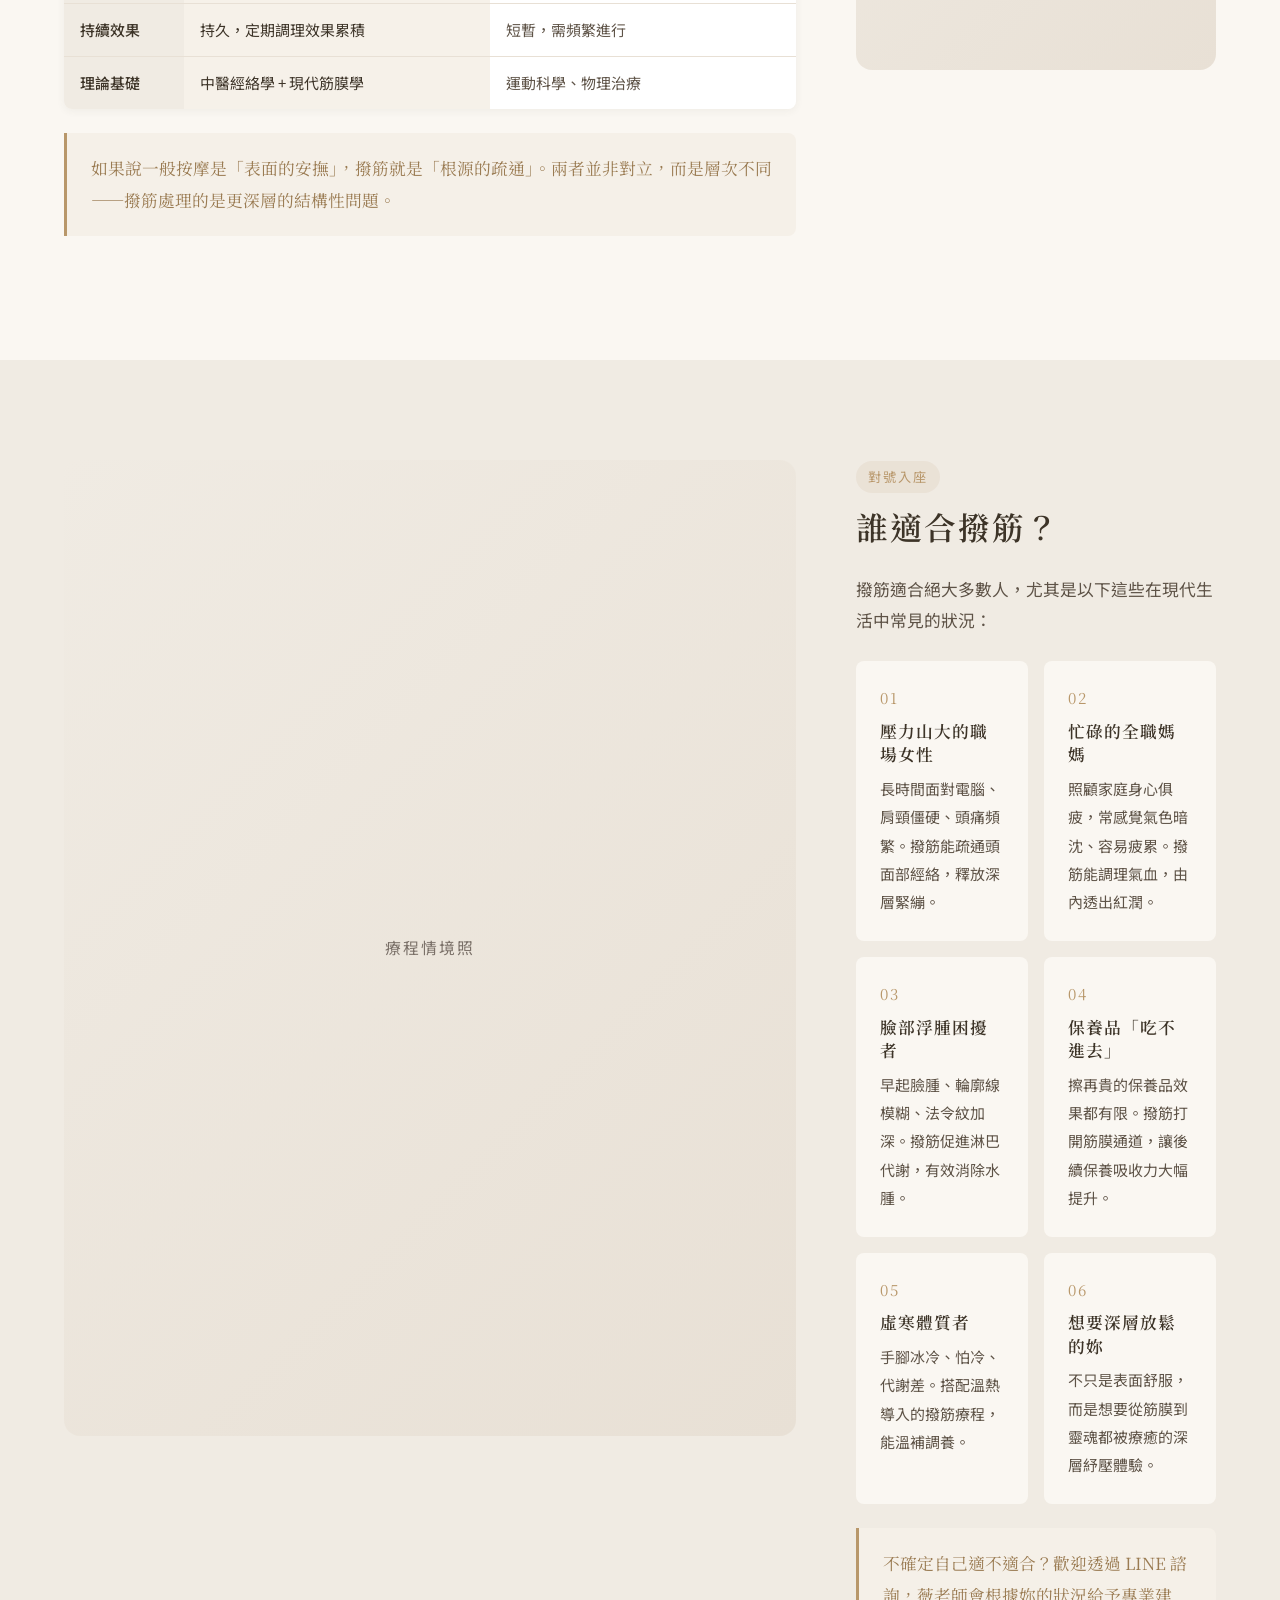
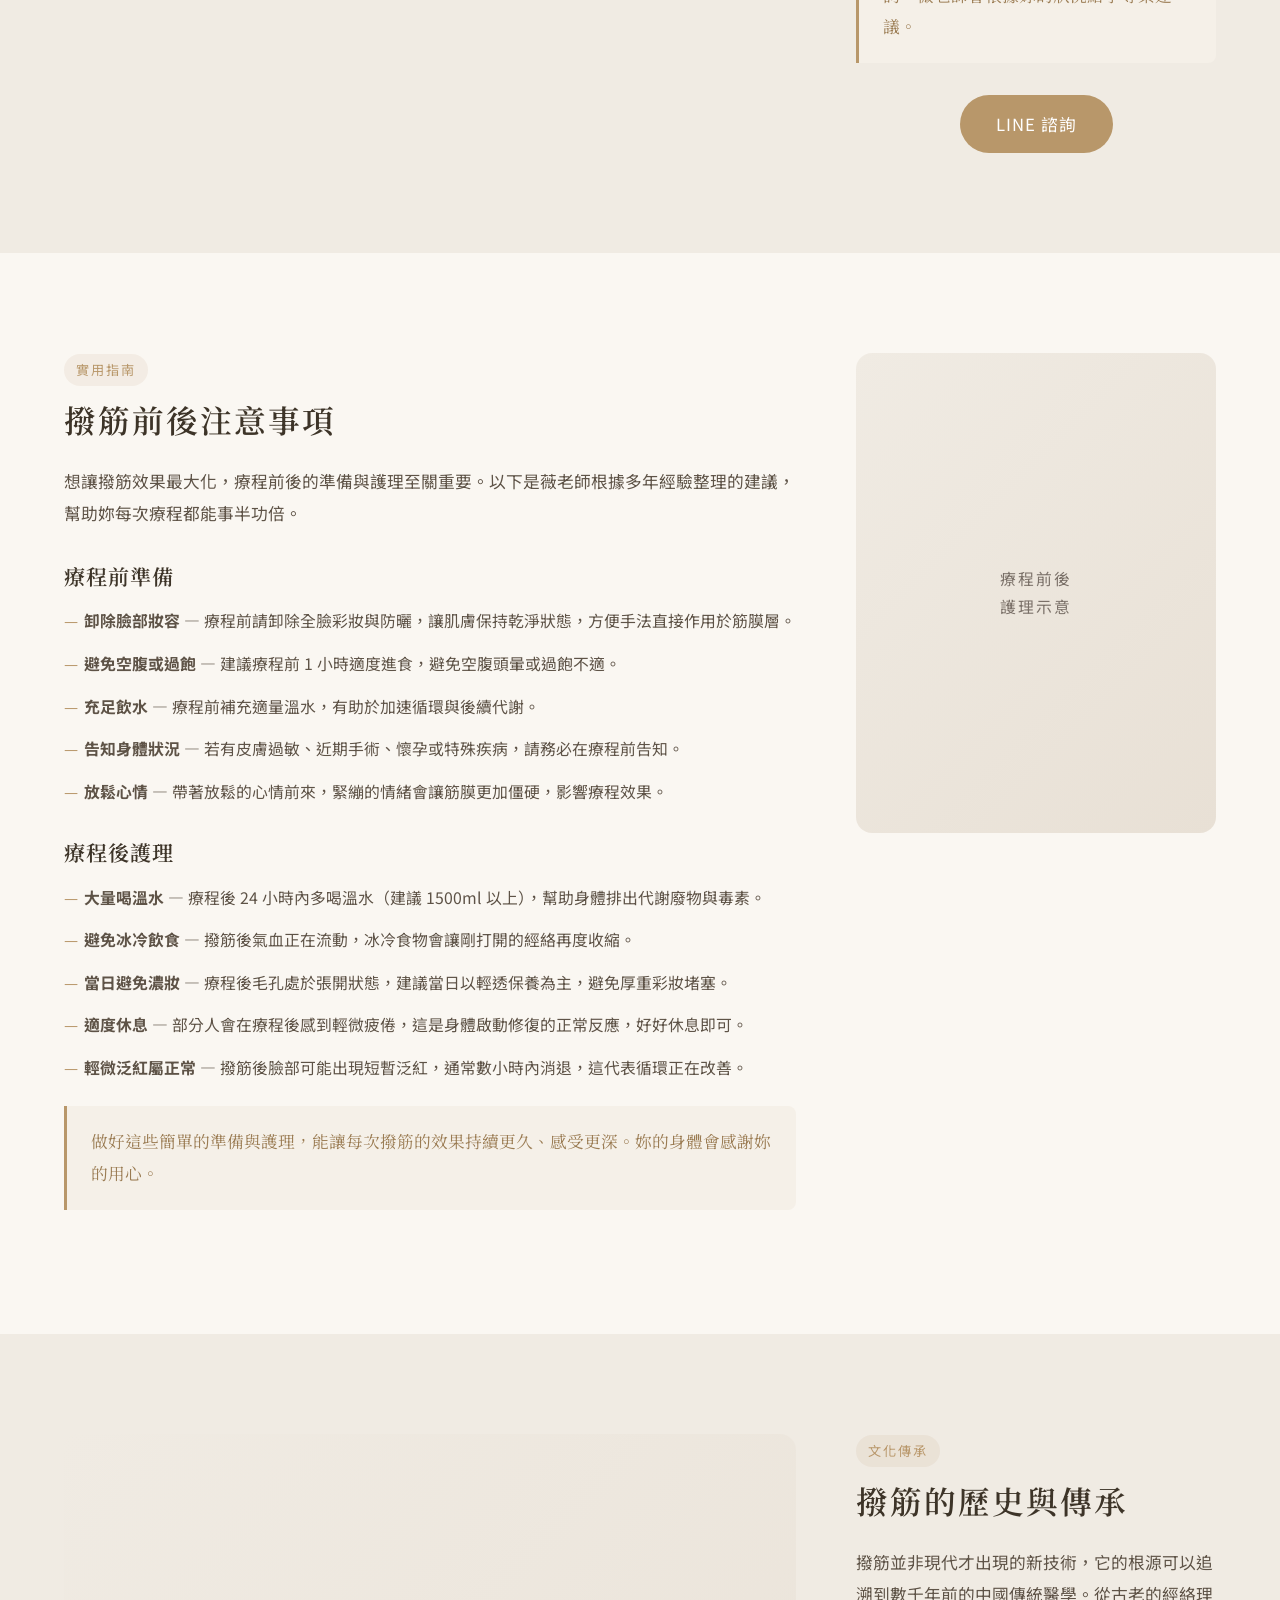
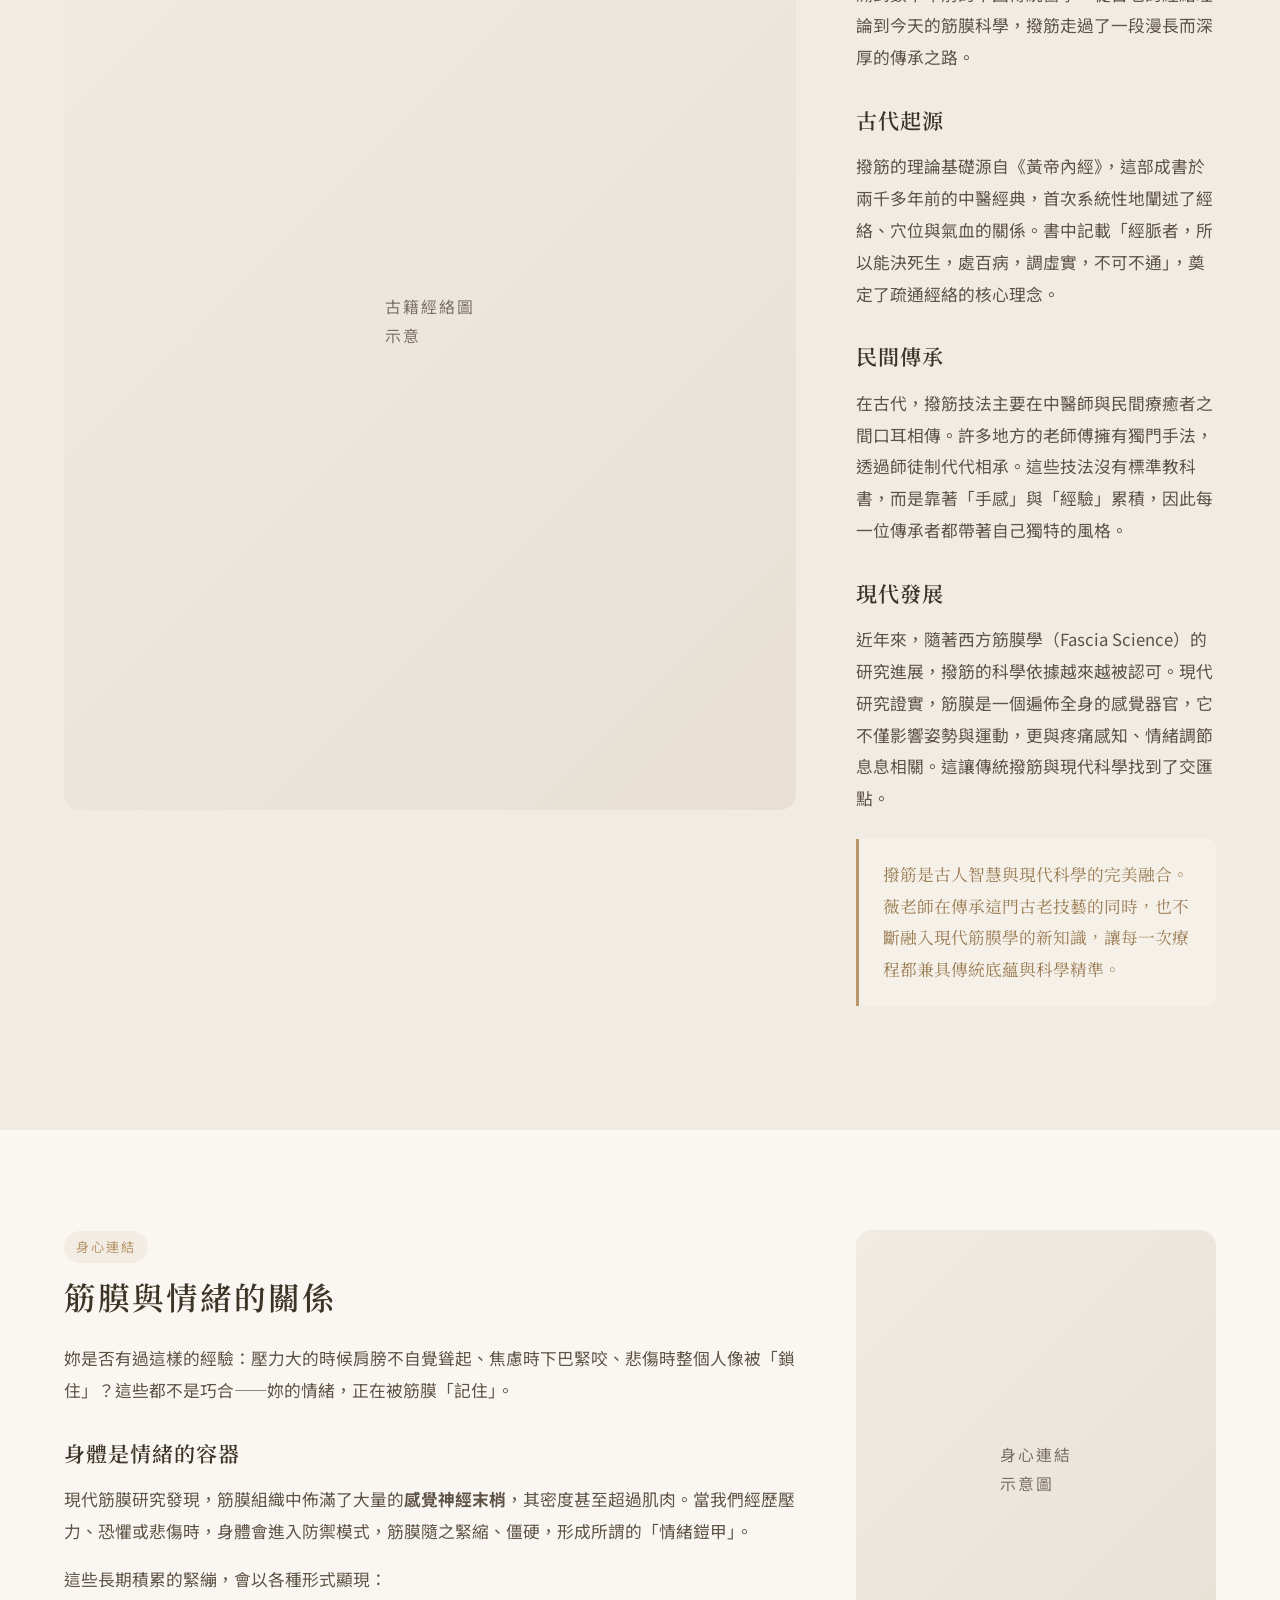
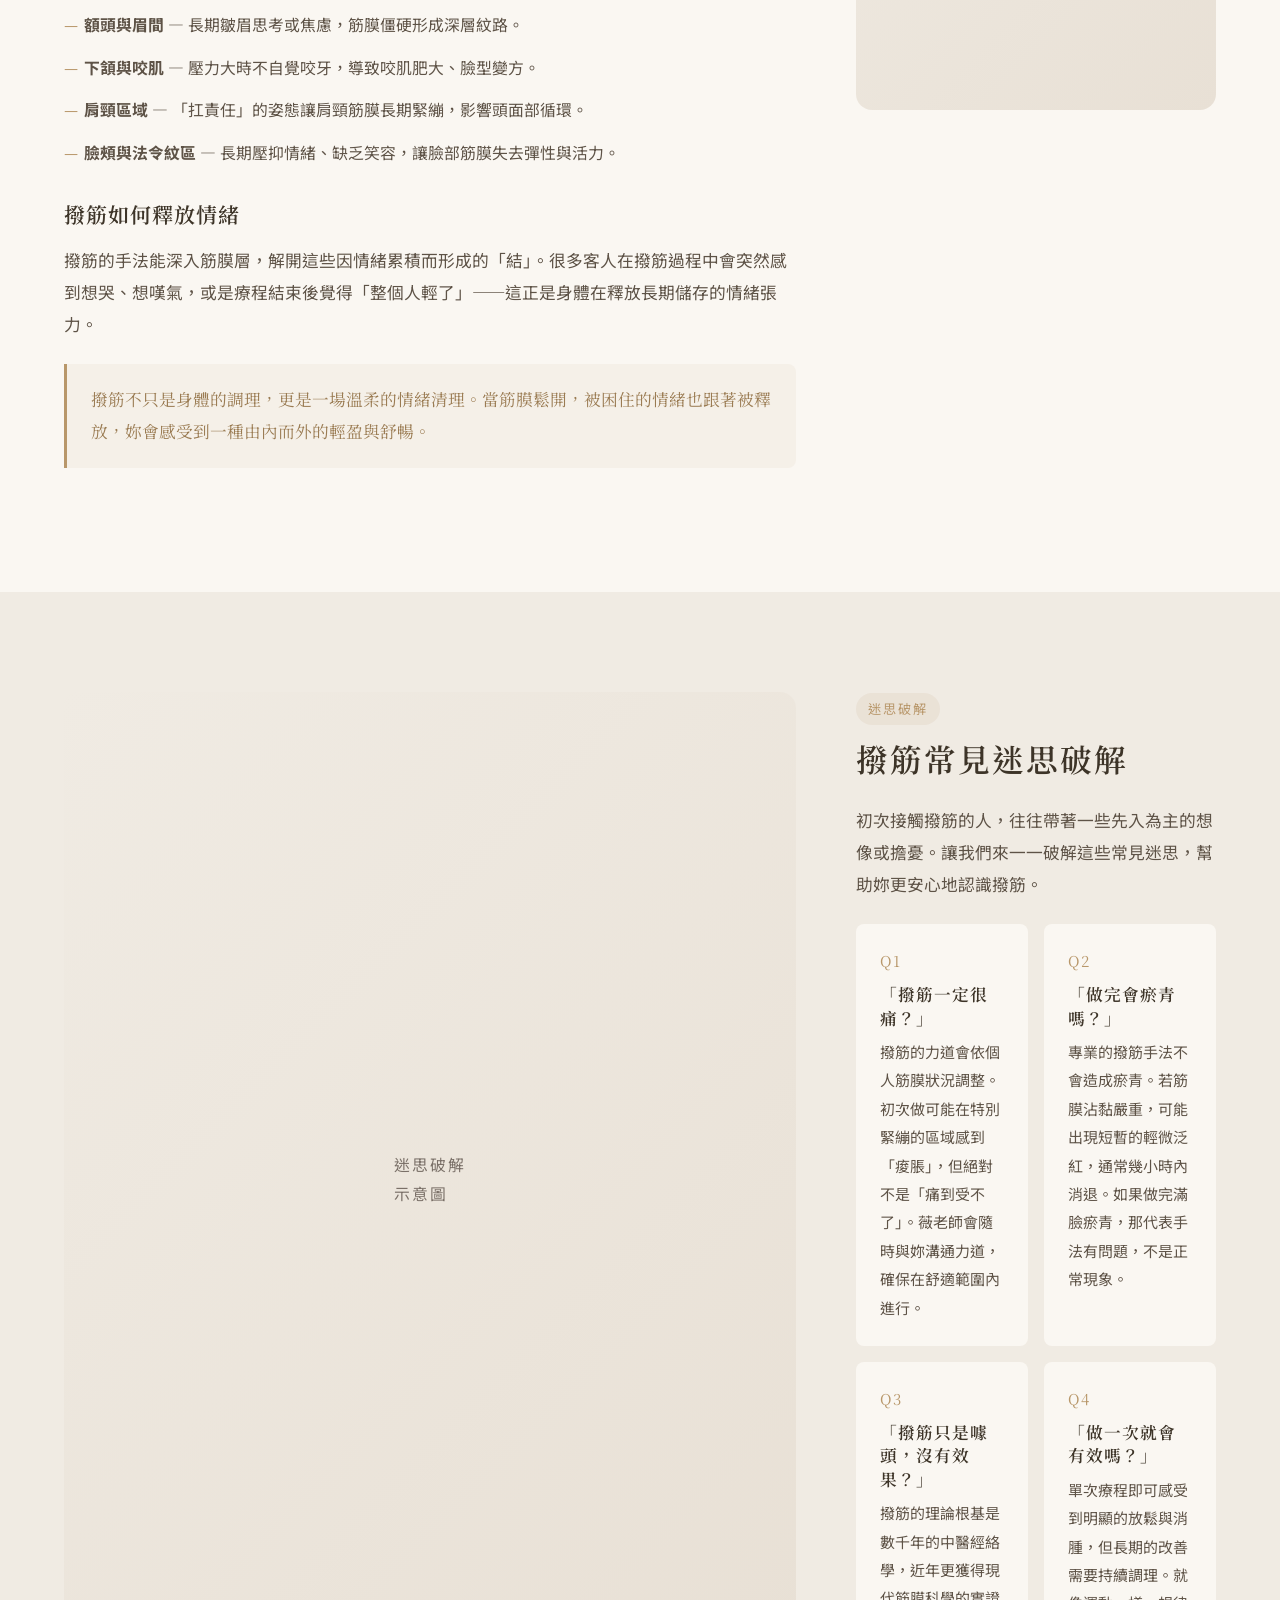
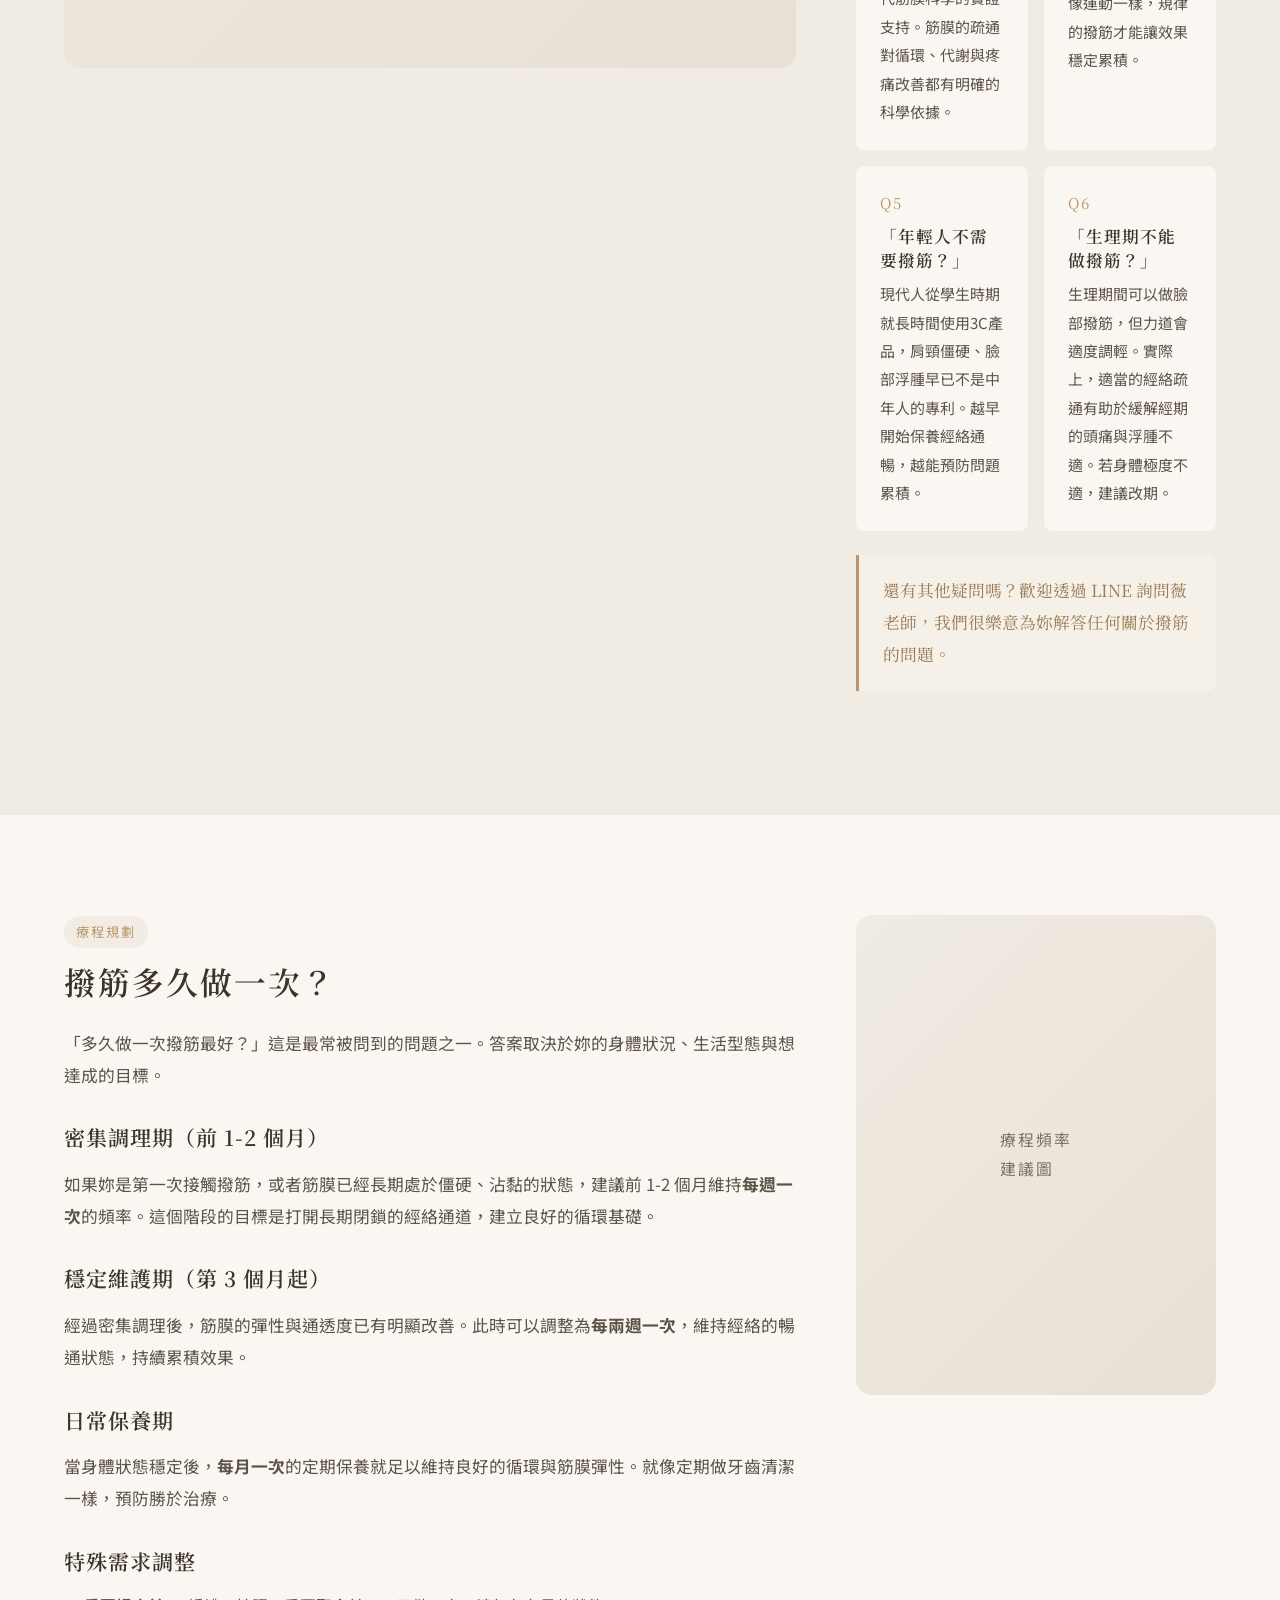
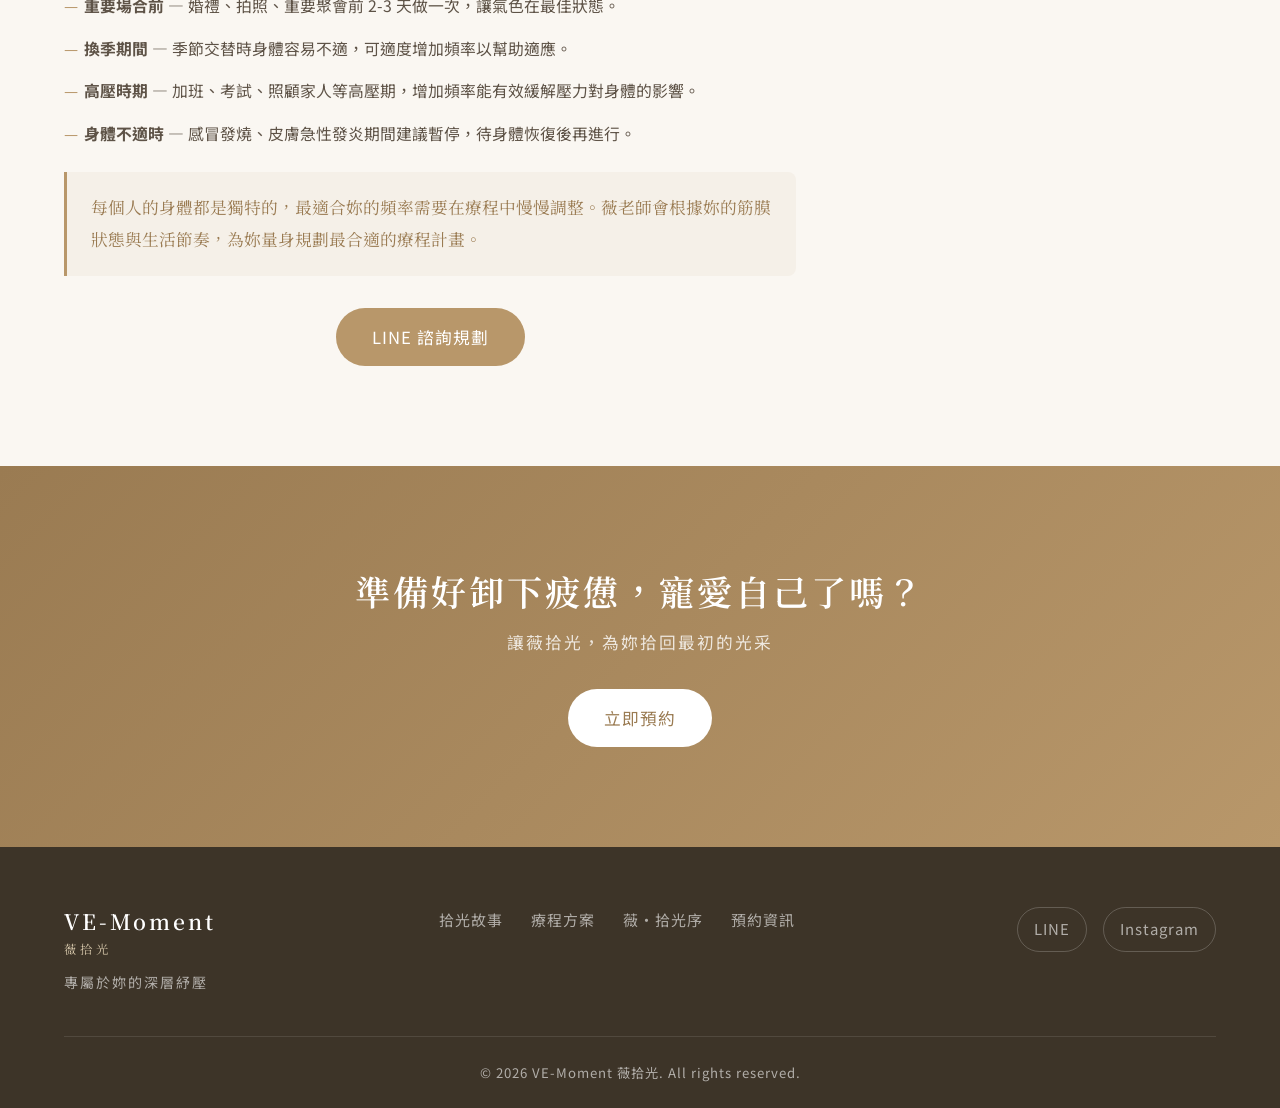
<file: knowledge.html>
<!DOCTYPE html>
<html lang="zh-Hant">
<head>
  <meta charset="UTF-8">
  <meta name="viewport" content="width=device-width, initial-scale=1.0">
  <meta name="description" content="撥筋知識科普 — 了解臉部經絡撥筋的原理、穴位知識、與一般按摩的差異，以及誰最適合撥筋。">
  <title>關於撥筋 | VE-Moment 薇拾光</title>
  <link rel="preconnect" href="https://fonts.googleapis.com">
  <link rel="preconnect" href="https://fonts.gstatic.com" crossorigin>
  <link href="https://fonts.googleapis.com/css2?family=Noto+Serif+TC:wght@400;500;600;700&family=Noto+Sans+TC:wght@300;400;500;600&display=swap" rel="stylesheet">
  <link rel="stylesheet" href="css/style.css">
</head>
<body>

  <!-- Navigation -->
  <nav class="navbar scrolled" id="navbar">
    <div class="nav-container">
      <a href="index.html" class="nav-logo">VE-Moment<span>薇拾光</span></a>
      <button class="nav-toggle" id="navToggle" aria-label="開啟選單">
        <span></span>
        <span></span>
        <span></span>
      </button>
      <ul class="nav-menu" id="navMenu">
        <li><a href="index.html#story" class="nav-link">拾光故事</a></li>
        <li class="nav-dropdown">
          <a href="index.html#knowledge" class="nav-link nav-link-dropdown active">關於撥筋 <span class="dropdown-arrow">&#9662;</span></a>
          <ul class="dropdown-menu">
            <li><a href="#what">什麼是撥筋</a></li>
            <li><a href="#meridians">臉部經絡與穴位</a></li>
            <li><a href="#difference">撥筋 vs 一般按摩</a></li>
            <li><a href="#who">誰適合撥筋</a></li>
            <li><a href="#tips">撥筋前後注意事項</a></li>
            <li><a href="#history">撥筋的歷史與傳承</a></li>
            <li><a href="#emotion">筋膜與情緒的關係</a></li>
            <li><a href="#myths">撥筋常見迷思破解</a></li>
            <li><a href="#frequency">撥筋多久做一次</a></li>
          </ul>
        </li>
        <li><a href="index.html#treatments" class="nav-link">療程方案</a></li>
        <li><a href="index.html#process" class="nav-link">薇・拾光序</a></li>
        <li><a href="index.html#booking" class="nav-link">預約資訊</a></li>
        <li><a href="https://calendar.app.google/outDF9cKjmwNP6oE7" class="nav-cta" target="_blank" rel="noopener">立即預約</a></li>
      </ul>
    </div>
  </nav>

  <!-- Page Hero -->
  <section class="page-hero">
    <div class="container">
      <span class="section-tag">About Bo-Jin</span>
      <h1>關於撥筋</h1>
      <p>從古老經絡智慧到現代筋膜科學，帶妳深入了解撥筋的奧秘</p>
    </div>
  </section>

  <!-- 什麼是撥筋 -->
  <section class="section knowledge-section" id="what">
    <div class="container">
      <div class="knowledge-layout">
        <div class="knowledge-text">
          <span class="knowledge-tag">基礎知識</span>
          <h2>什麼是撥筋？</h2>
          <p>「撥筋」源自中國傳統經絡學，是一種透過特殊手法，沿著人體經絡走向，對筋膜、肌肉與穴位進行深層疏通的療法。不同於一般的表層按摩，撥筋著重在「筋」的層次——也就是現代醫學所說的<strong>筋膜（Fascia）</strong>。</p>
          <p>筋膜是包覆全身肌肉、骨骼與器官的結締組織網絡。當我們長期承受壓力、姿勢不良或缺乏運動時，筋膜會產生沾黏與緊繃，導致氣血循環受阻，進而出現痠痛、浮腫、氣色暗沉等問題。</p>
          <h3>撥筋的核心原理</h3>
          <ul class="knowledge-list">
            <li><strong>疏通經絡</strong> — 沿著經絡走向施力，打開氣血通道，讓能量重新流動。</li>
            <li><strong>鬆解筋膜</strong> — 以指腹或工具深入筋膜層，解開沾黏與結節，恢復組織彈性。</li>
            <li><strong>刺激穴位</strong> — 在關鍵穴位施加適當壓力，啟動身體的自我修復機制。</li>
            <li><strong>促進代謝</strong> — 加速淋巴回流與血液循環，幫助排除廢物與多餘水分。</li>
          </ul>
          <div class="knowledge-highlight">
            <p>簡單來說，撥筋就像是為身體的「交通網絡」做一次深度疏通——把堵塞的路段打開，讓養分能順暢送達每個角落。</p>
          </div>
        </div>
        <div class="knowledge-visual">
          <div class="image-placeholder" style="aspect-ratio: 3/4;"><span>撥筋手法<br>示意圖</span></div>
        </div>
      </div>
    </div>
  </section>

  <!-- 臉部經絡與穴位 -->
  <section class="section knowledge-section knowledge-alt" id="meridians">
    <div class="container">
      <div class="knowledge-layout knowledge-layout-reverse">
        <div class="knowledge-text">
          <span class="knowledge-tag">穴位科普</span>
          <h2>臉部經絡與穴位</h2>
          <p>中醫經典《黃帝內經》記載：「十二經脈，三百六十五絡，其血氣皆上注於面。」臉部是全身經絡的匯聚之地，共有<strong>六條陽經</strong>通過，分佈著近四十個重要穴位。</p>

          <h3>臉部關鍵穴位</h3>
          <div class="acupoint-grid">
            <div class="acupoint-card">
              <h4>印堂穴</h4>
              <p class="acupoint-location">位置：兩眉之間</p>
              <p>主管安神定志，疏通時能緩解頭痛、失眠，舒展眉心紋。</p>
            </div>
            <div class="acupoint-card">
              <h4>太陽穴</h4>
              <p class="acupoint-location">位置：眉尾與外眼角之間凹陷處</p>
              <p>疏通能緩解偏頭痛與眼部疲勞，改善眼周暗沉與細紋。</p>
            </div>
            <div class="acupoint-card">
              <h4>顴髎穴</h4>
              <p class="acupoint-location">位置：顴骨下緣凹陷處</p>
              <p>促進面部血液循環，改善浮腫、提亮膚色，是氣色關鍵穴位。</p>
            </div>
            <div class="acupoint-card">
              <h4>迎香穴</h4>
              <p class="acupoint-location">位置：鼻翼兩側</p>
              <p>疏通鼻部經絡，改善法令紋，促進面中部循環。</p>
            </div>
            <div class="acupoint-card">
              <h4>頰車穴</h4>
              <p class="acupoint-location">位置：下頷角前方咬肌處</p>
              <p>放鬆咀嚼肌群，改善磨牙與咬肌肥大，修飾下頷線條。</p>
            </div>
            <div class="acupoint-card">
              <h4>承漿穴</h4>
              <p class="acupoint-location">位置：下唇下方凹陷處</p>
              <p>調理面部水腫，改善下巴鬆弛，促進下半臉淋巴回流。</p>
            </div>
          </div>

          <div class="knowledge-highlight">
            <p>這些穴位就像是臉部的「樞紐站」，撥筋時精準刺激這些穴位，能啟動整條經絡的連鎖反應，達到由點到面的全面調理。</p>
          </div>
        </div>
        <div class="knowledge-visual">
          <div class="image-placeholder" style="aspect-ratio: 3/4;"><span>臉部穴位<br>圖解</span></div>
        </div>
      </div>
    </div>
  </section>

  <!-- 撥筋 vs 一般按摩 -->
  <section class="section knowledge-section" id="difference">
    <div class="container">
      <div class="knowledge-layout">
        <div class="knowledge-text">
          <span class="knowledge-tag">觀念釐清</span>
          <h2>撥筋 vs 一般按摩</h2>
          <p>很多人第一次聽到「撥筋」會問：「跟按摩有什麼不同？」雖然兩者都涉及手技操作，但從原理到效果有著根本的差異。</p>

          <div class="compare-table">
            <div class="compare-header">
              <div class="compare-col"></div>
              <div class="compare-col compare-highlight">撥筋</div>
              <div class="compare-col">一般按摩</div>
            </div>
            <div class="compare-row">
              <div class="compare-col compare-label">作用層次</div>
              <div class="compare-col compare-highlight">筋膜層、經絡、穴位</div>
              <div class="compare-col">肌肉表層</div>
            </div>
            <div class="compare-row">
              <div class="compare-col compare-label">核心手法</div>
              <div class="compare-col compare-highlight">撥、推、點、揉，沿經絡走向</div>
              <div class="compare-col">揉、捏、壓，針對肌肉群</div>
            </div>
            <div class="compare-row">
              <div class="compare-col compare-label">主要功效</div>
              <div class="compare-col compare-highlight">疏通經絡、改善氣血循環、淋巴代謝</div>
              <div class="compare-col">放鬆肌肉、緩解疲勞</div>
            </div>
            <div class="compare-row">
              <div class="compare-col compare-label">持續效果</div>
              <div class="compare-col compare-highlight">持久，定期調理效果累積</div>
              <div class="compare-col">短暫，需頻繁進行</div>
            </div>
            <div class="compare-row">
              <div class="compare-col compare-label">理論基礎</div>
              <div class="compare-col compare-highlight">中醫經絡學 + 現代筋膜學</div>
              <div class="compare-col">運動科學、物理治療</div>
            </div>
          </div>

          <div class="knowledge-highlight">
            <p>如果說一般按摩是「表面的安撫」，撥筋就是「根源的疏通」。兩者並非對立，而是層次不同——撥筋處理的是更深層的結構性問題。</p>
          </div>
        </div>
        <div class="knowledge-visual">
          <div class="image-placeholder" style="aspect-ratio: 3/4;"><span>手法對比<br>示意圖</span></div>
        </div>
      </div>
    </div>
  </section>

  <!-- 誰適合撥筋 -->
  <section class="section knowledge-section knowledge-alt" id="who">
    <div class="container">
      <div class="knowledge-layout knowledge-layout-reverse">
        <div class="knowledge-text">
          <span class="knowledge-tag">對號入座</span>
          <h2>誰適合撥筋？</h2>
          <p>撥筋適合絕大多數人，尤其是以下這些在現代生活中常見的狀況：</p>

          <div class="who-grid">
            <div class="who-card">
              <div class="who-icon">01</div>
              <h4>壓力山大的職場女性</h4>
              <p>長時間面對電腦、肩頸僵硬、頭痛頻繁。撥筋能疏通頭面部經絡，釋放深層緊繃。</p>
            </div>
            <div class="who-card">
              <div class="who-icon">02</div>
              <h4>忙碌的全職媽媽</h4>
              <p>照顧家庭身心俱疲，常感覺氣色暗沈、容易疲累。撥筋能調理氣血，由內透出紅潤。</p>
            </div>
            <div class="who-card">
              <div class="who-icon">03</div>
              <h4>臉部浮腫困擾者</h4>
              <p>早起臉腫、輪廓線模糊、法令紋加深。撥筋促進淋巴代謝，有效消除水腫。</p>
            </div>
            <div class="who-card">
              <div class="who-icon">04</div>
              <h4>保養品「吃不進去」</h4>
              <p>擦再貴的保養品效果都有限。撥筋打開筋膜通道，讓後續保養吸收力大幅提升。</p>
            </div>
            <div class="who-card">
              <div class="who-icon">05</div>
              <h4>虛寒體質者</h4>
              <p>手腳冰冷、怕冷、代謝差。搭配溫熱導入的撥筋療程，能溫補調養。</p>
            </div>
            <div class="who-card">
              <div class="who-icon">06</div>
              <h4>想要深層放鬆的妳</h4>
              <p>不只是表面舒服，而是想要從筋膜到靈魂都被療癒的深層紓壓體驗。</p>
            </div>
          </div>

          <div class="knowledge-highlight">
            <p>不確定自己適不適合？歡迎透過 LINE 諮詢，薇老師會根據妳的狀況給予專業建議。</p>
          </div>
          <div style="text-align: center; margin-top: 32px;">
            <a href="https://line.me/R/ti/p/@133ywbkq" class="btn btn-primary" target="_blank" rel="noopener">LINE 諮詢</a>
          </div>
        </div>
        <div class="knowledge-visual">
          <div class="image-placeholder" style="aspect-ratio: 3/4;"><span>療程情境照</span></div>
        </div>
      </div>
    </div>
  </section>

  <!-- 撥筋前後注意事項 -->
  <section class="section knowledge-section" id="tips">
    <div class="container">
      <div class="knowledge-layout">
        <div class="knowledge-text">
          <span class="knowledge-tag">實用指南</span>
          <h2>撥筋前後注意事項</h2>
          <p>想讓撥筋效果最大化，療程前後的準備與護理至關重要。以下是薇老師根據多年經驗整理的建議，幫助妳每次療程都能事半功倍。</p>

          <h3>療程前準備</h3>
          <ul class="knowledge-list">
            <li><strong>卸除臉部妝容</strong> — 療程前請卸除全臉彩妝與防曬，讓肌膚保持乾淨狀態，方便手法直接作用於筋膜層。</li>
            <li><strong>避免空腹或過飽</strong> — 建議療程前 1 小時適度進食，避免空腹頭暈或過飽不適。</li>
            <li><strong>充足飲水</strong> — 療程前補充適量溫水，有助於加速循環與後續代謝。</li>
            <li><strong>告知身體狀況</strong> — 若有皮膚過敏、近期手術、懷孕或特殊疾病，請務必在療程前告知。</li>
            <li><strong>放鬆心情</strong> — 帶著放鬆的心情前來，緊繃的情緒會讓筋膜更加僵硬，影響療程效果。</li>
          </ul>

          <h3>療程後護理</h3>
          <ul class="knowledge-list">
            <li><strong>大量喝溫水</strong> — 療程後 24 小時內多喝溫水（建議 1500ml 以上），幫助身體排出代謝廢物與毒素。</li>
            <li><strong>避免冰冷飲食</strong> — 撥筋後氣血正在流動，冰冷食物會讓剛打開的經絡再度收縮。</li>
            <li><strong>當日避免濃妝</strong> — 療程後毛孔處於張開狀態，建議當日以輕透保養為主，避免厚重彩妝堵塞。</li>
            <li><strong>適度休息</strong> — 部分人會在療程後感到輕微疲倦，這是身體啟動修復的正常反應，好好休息即可。</li>
            <li><strong>輕微泛紅屬正常</strong> — 撥筋後臉部可能出現短暫泛紅，通常數小時內消退，這代表循環正在改善。</li>
          </ul>

          <div class="knowledge-highlight">
            <p>做好這些簡單的準備與護理，能讓每次撥筋的效果持續更久、感受更深。妳的身體會感謝妳的用心。</p>
          </div>
        </div>
        <div class="knowledge-visual">
          <div class="image-placeholder" style="aspect-ratio: 3/4;"><span>療程前後<br>護理示意</span></div>
        </div>
      </div>
    </div>
  </section>

  <!-- 撥筋的歷史與傳承 -->
  <section class="section knowledge-section knowledge-alt" id="history">
    <div class="container">
      <div class="knowledge-layout knowledge-layout-reverse">
        <div class="knowledge-text">
          <span class="knowledge-tag">文化傳承</span>
          <h2>撥筋的歷史與傳承</h2>
          <p>撥筋並非現代才出現的新技術，它的根源可以追溯到數千年前的中國傳統醫學。從古老的經絡理論到今天的筋膜科學，撥筋走過了一段漫長而深厚的傳承之路。</p>

          <h3>古代起源</h3>
          <p>撥筋的理論基礎源自《黃帝內經》，這部成書於兩千多年前的中醫經典，首次系統性地闡述了經絡、穴位與氣血的關係。書中記載「經脈者，所以能決死生，處百病，調虛實，不可不通」，奠定了疏通經絡的核心理念。</p>

          <h3>民間傳承</h3>
          <p>在古代，撥筋技法主要在中醫師與民間療癒者之間口耳相傳。許多地方的老師傅擁有獨門手法，透過師徒制代代相承。這些技法沒有標準教科書，而是靠著「手感」與「經驗」累積，因此每一位傳承者都帶著自己獨特的風格。</p>

          <h3>現代發展</h3>
          <p>近年來，隨著西方筋膜學（Fascia Science）的研究進展，撥筋的科學依據越來越被認可。現代研究證實，筋膜是一個遍佈全身的感覺器官，它不僅影響姿勢與運動，更與疼痛感知、情緒調節息息相關。這讓傳統撥筋與現代科學找到了交匯點。</p>

          <div class="knowledge-highlight">
            <p>撥筋是古人智慧與現代科學的完美融合。薇老師在傳承這門古老技藝的同時，也不斷融入現代筋膜學的新知識，讓每一次療程都兼具傳統底蘊與科學精準。</p>
          </div>
        </div>
        <div class="knowledge-visual">
          <div class="image-placeholder" style="aspect-ratio: 3/4;"><span>古籍經絡圖<br>示意</span></div>
        </div>
      </div>
    </div>
  </section>

  <!-- 筋膜與情緒的關係 -->
  <section class="section knowledge-section" id="emotion">
    <div class="container">
      <div class="knowledge-layout">
        <div class="knowledge-text">
          <span class="knowledge-tag">身心連結</span>
          <h2>筋膜與情緒的關係</h2>
          <p>妳是否有過這樣的經驗：壓力大的時候肩膀不自覺聳起、焦慮時下巴緊咬、悲傷時整個人像被「鎖住」？這些都不是巧合——妳的情緒，正在被筋膜「記住」。</p>

          <h3>身體是情緒的容器</h3>
          <p>現代筋膜研究發現，筋膜組織中佈滿了大量的<strong>感覺神經末梢</strong>，其密度甚至超過肌肉。當我們經歷壓力、恐懼或悲傷時，身體會進入防禦模式，筋膜隨之緊縮、僵硬，形成所謂的「情緒鎧甲」。</p>
          <p>這些長期積累的緊繃，會以各種形式顯現：</p>
          <ul class="knowledge-list">
            <li><strong>額頭與眉間</strong> — 長期皺眉思考或焦慮，筋膜僵硬形成深層紋路。</li>
            <li><strong>下頷與咬肌</strong> — 壓力大時不自覺咬牙，導致咬肌肥大、臉型變方。</li>
            <li><strong>肩頸區域</strong> — 「扛責任」的姿態讓肩頸筋膜長期緊繃，影響頭面部循環。</li>
            <li><strong>臉頰與法令紋區</strong> — 長期壓抑情緒、缺乏笑容，讓臉部筋膜失去彈性與活力。</li>
          </ul>

          <h3>撥筋如何釋放情緒</h3>
          <p>撥筋的手法能深入筋膜層，解開這些因情緒累積而形成的「結」。很多客人在撥筋過程中會突然感到想哭、想嘆氣，或是療程結束後覺得「整個人輕了」——這正是身體在釋放長期儲存的情緒張力。</p>

          <div class="knowledge-highlight">
            <p>撥筋不只是身體的調理，更是一場溫柔的情緒清理。當筋膜鬆開，被困住的情緒也跟著被釋放，妳會感受到一種由內而外的輕盈與舒暢。</p>
          </div>
        </div>
        <div class="knowledge-visual">
          <div class="image-placeholder" style="aspect-ratio: 3/4;"><span>身心連結<br>示意圖</span></div>
        </div>
      </div>
    </div>
  </section>

  <!-- 撥筋常見迷思破解 -->
  <section class="section knowledge-section knowledge-alt" id="myths">
    <div class="container">
      <div class="knowledge-layout knowledge-layout-reverse">
        <div class="knowledge-text">
          <span class="knowledge-tag">迷思破解</span>
          <h2>撥筋常見迷思破解</h2>
          <p>初次接觸撥筋的人，往往帶著一些先入為主的想像或擔憂。讓我們來一一破解這些常見迷思，幫助妳更安心地認識撥筋。</p>

          <div class="who-grid">
            <div class="who-card">
              <div class="who-icon">Q1</div>
              <h4>「撥筋一定很痛？」</h4>
              <p>撥筋的力道會依個人筋膜狀況調整。初次做可能在特別緊繃的區域感到「痠脹」，但絕對不是「痛到受不了」。薇老師會隨時與妳溝通力道，確保在舒適範圍內進行。</p>
            </div>
            <div class="who-card">
              <div class="who-icon">Q2</div>
              <h4>「做完會瘀青嗎？」</h4>
              <p>專業的撥筋手法不會造成瘀青。若筋膜沾黏嚴重，可能出現短暫的輕微泛紅，通常幾小時內消退。如果做完滿臉瘀青，那代表手法有問題，不是正常現象。</p>
            </div>
            <div class="who-card">
              <div class="who-icon">Q3</div>
              <h4>「撥筋只是噱頭，沒有效果？」</h4>
              <p>撥筋的理論根基是數千年的中醫經絡學，近年更獲得現代筋膜科學的實證支持。筋膜的疏通對循環、代謝與疼痛改善都有明確的科學依據。</p>
            </div>
            <div class="who-card">
              <div class="who-icon">Q4</div>
              <h4>「做一次就會有效嗎？」</h4>
              <p>單次療程即可感受到明顯的放鬆與消腫，但長期的改善需要持續調理。就像運動一樣，規律的撥筋才能讓效果穩定累積。</p>
            </div>
            <div class="who-card">
              <div class="who-icon">Q5</div>
              <h4>「年輕人不需要撥筋？」</h4>
              <p>現代人從學生時期就長時間使用3C產品，肩頸僵硬、臉部浮腫早已不是中年人的專利。越早開始保養經絡通暢，越能預防問題累積。</p>
            </div>
            <div class="who-card">
              <div class="who-icon">Q6</div>
              <h4>「生理期不能做撥筋？」</h4>
              <p>生理期間可以做臉部撥筋，但力道會適度調輕。實際上，適當的經絡疏通有助於緩解經期的頭痛與浮腫不適。若身體極度不適，建議改期。</p>
            </div>
          </div>

          <div class="knowledge-highlight">
            <p>還有其他疑問嗎？歡迎透過 LINE 詢問薇老師，我們很樂意為妳解答任何關於撥筋的問題。</p>
          </div>
        </div>
        <div class="knowledge-visual">
          <div class="image-placeholder" style="aspect-ratio: 3/4;"><span>迷思破解<br>示意圖</span></div>
        </div>
      </div>
    </div>
  </section>

  <!-- 撥筋多久做一次 -->
  <section class="section knowledge-section" id="frequency">
    <div class="container">
      <div class="knowledge-layout">
        <div class="knowledge-text">
          <span class="knowledge-tag">療程規劃</span>
          <h2>撥筋多久做一次？</h2>
          <p>「多久做一次撥筋最好？」這是最常被問到的問題之一。答案取決於妳的身體狀況、生活型態與想達成的目標。</p>

          <h3>密集調理期（前 1-2 個月）</h3>
          <p>如果妳是第一次接觸撥筋，或者筋膜已經長期處於僵硬、沾黏的狀態，建議前 1-2 個月維持<strong>每週一次</strong>的頻率。這個階段的目標是打開長期閉鎖的經絡通道，建立良好的循環基礎。</p>

          <h3>穩定維護期（第 3 個月起）</h3>
          <p>經過密集調理後，筋膜的彈性與通透度已有明顯改善。此時可以調整為<strong>每兩週一次</strong>，維持經絡的暢通狀態，持續累積效果。</p>

          <h3>日常保養期</h3>
          <p>當身體狀態穩定後，<strong>每月一次</strong>的定期保養就足以維持良好的循環與筋膜彈性。就像定期做牙齒清潔一樣，預防勝於治療。</p>

          <h3>特殊需求調整</h3>
          <ul class="knowledge-list">
            <li><strong>重要場合前</strong> — 婚禮、拍照、重要聚會前 2-3 天做一次，讓氣色在最佳狀態。</li>
            <li><strong>換季期間</strong> — 季節交替時身體容易不適，可適度增加頻率以幫助適應。</li>
            <li><strong>高壓時期</strong> — 加班、考試、照顧家人等高壓期，增加頻率能有效緩解壓力對身體的影響。</li>
            <li><strong>身體不適時</strong> — 感冒發燒、皮膚急性發炎期間建議暫停，待身體恢復後再進行。</li>
          </ul>

          <div class="knowledge-highlight">
            <p>每個人的身體都是獨特的，最適合妳的頻率需要在療程中慢慢調整。薇老師會根據妳的筋膜狀態與生活節奏，為妳量身規劃最合適的療程計畫。</p>
          </div>
          <div style="text-align: center; margin-top: 32px;">
            <a href="https://line.me/R/ti/p/@133ywbkq" class="btn btn-primary" target="_blank" rel="noopener">LINE 諮詢規劃</a>
          </div>
        </div>
        <div class="knowledge-visual">
          <div class="image-placeholder" style="aspect-ratio: 3/4;"><span>療程頻率<br>建議圖</span></div>
        </div>
      </div>
    </div>
  </section>

  <!-- CTA Banner -->
  <section class="cta-banner">
    <div class="container">
      <h2>準備好卸下疲憊，寵愛自己了嗎？</h2>
      <p>讓薇拾光，為妳拾回最初的光采</p>
      <a href="https://calendar.app.google/outDF9cKjmwNP6oE7" class="btn btn-light" target="_blank" rel="noopener">立即預約</a>
    </div>
  </section>

  <!-- Footer -->
  <footer class="footer">
    <div class="container">
      <div class="footer-content">
        <div class="footer-brand">
          <h3>VE-Moment<span>薇拾光</span></h3>
          <p>專屬於妳的深層紓壓</p>
        </div>
        <div class="footer-links">
          <a href="index.html#story">拾光故事</a>
          <a href="index.html#treatments">療程方案</a>
          <a href="index.html#process">薇・拾光序</a>
          <a href="index.html#booking">預約資訊</a>
        </div>
        <div class="footer-social">
          <a href="https://line.me/R/ti/p/@133ywbkq" target="_blank" rel="noopener" aria-label="LINE">LINE</a>
          <a href="#" target="_blank" rel="noopener" aria-label="Instagram">Instagram</a>
        </div>
      </div>
      <div class="footer-bottom">
        <p>&copy; 2026 VE-Moment 薇拾光. All rights reserved.</p>
      </div>
    </div>
  </footer>

  <script src="js/main.js"></script>
</body>
</html>
</file>
<file: css/style.css>
/* ========================================
   VE-Moment 薇拾光 — Stylesheet
   Color Palette: Earth Tones / Morandi
   ======================================== */

/* --- CSS Variables --- */
:root {
  --color-primary: #B8976A;
  --color-primary-dark: #9A7B52;
  --color-primary-light: #D4C5A9;
  --color-secondary: #A89B8C;
  --color-accent: #C4A882;
  --color-text: #3D3428;
  --color-text-light: #5E5347;
  --color-text-muted: #7A7068;
  --color-bg: #FAF7F2;
  --color-bg-alt: #F0EBE3;
  --color-bg-dark: #E8E0D5;
  --color-white: #FFFFFF;
  --color-cream: #F5F0E8;
  --color-sage: #A8AE9C;
  --color-dusty-rose: #C9ADA7;
  --color-warm-gray: #B5AFA6;

  --font-serif: 'Noto Serif TC', serif;
  --font-sans: 'Noto Sans TC', sans-serif;

  --shadow-sm: 0 2px 8px rgba(74, 63, 53, 0.06);
  --shadow-md: 0 4px 20px rgba(74, 63, 53, 0.08);
  --shadow-lg: 0 8px 40px rgba(74, 63, 53, 0.1);

  --radius: 8px;
  --radius-lg: 16px;

  --transition: 0.3s ease;
}

/* --- Reset & Base --- */
*,
*::before,
*::after {
  margin: 0;
  padding: 0;
  box-sizing: border-box;
}

html {
  font-size: 110%;
  scroll-behavior: smooth;
  scroll-padding-top: 80px;
}

body {
  font-family: var(--font-sans);
  font-weight: 400;
  font-size: 17px;
  color: var(--color-text);
  background-color: var(--color-bg);
  line-height: 1.8;
  -webkit-font-smoothing: antialiased;
}

h1, h2, h3, h4 {
  font-family: var(--font-serif);
  font-weight: 600;
  line-height: 1.4;
}

a {
  text-decoration: none;
  color: inherit;
  transition: color var(--transition);
}

img {
  max-width: 100%;
  display: block;
}

.container {
  max-width: 1200px;
  margin: 0 auto;
  padding: 0 24px;
}

/* --- Buttons --- */
.btn {
  display: inline-block;
  padding: 14px 36px;
  border-radius: 50px;
  font-family: var(--font-sans);
  font-size: 0.95rem;
  font-weight: 400;
  letter-spacing: 1px;
  cursor: pointer;
  transition: all var(--transition);
  border: none;
  text-align: center;
}

.btn-primary {
  background-color: var(--color-primary);
  color: var(--color-white);
}

.btn-primary:hover {
  background-color: var(--color-primary-dark);
  transform: translateY(-2px);
  box-shadow: var(--shadow-md);
}

.btn-outline {
  background-color: transparent;
  color: var(--color-primary);
  border: 1.5px solid var(--color-primary);
}

.btn-outline:hover {
  background-color: var(--color-primary);
  color: var(--color-white);
  transform: translateY(-2px);
}

.btn-light {
  background-color: var(--color-white);
  color: var(--color-primary-dark);
}

.btn-light:hover {
  background-color: var(--color-cream);
  transform: translateY(-2px);
  box-shadow: var(--shadow-md);
}

.btn-full {
  display: block;
  width: 100%;
}

/* ========================================
   Navigation
   ======================================== */
.navbar {
  position: fixed;
  top: 0;
  left: 0;
  width: 100%;
  z-index: 1000;
  background-color: rgba(250, 247, 242, 0.9);
  backdrop-filter: blur(20px);
  -webkit-backdrop-filter: blur(20px);
  border-bottom: 1px solid transparent;
  transition: all var(--transition);
}

.navbar.scrolled {
  background-color: rgba(250, 247, 242, 0.97);
  border-bottom-color: var(--color-bg-dark);
  box-shadow: var(--shadow-sm);
}

.nav-container {
  max-width: 1200px;
  margin: 0 auto;
  padding: 0 24px;
  display: flex;
  align-items: center;
  justify-content: space-between;
  height: 72px;
}

.nav-logo {
  font-family: var(--font-serif);
  font-size: 1.3rem;
  font-weight: 600;
  color: var(--color-text);
  letter-spacing: 2px;
}

.nav-logo span {
  display: block;
  font-size: 0.7rem;
  font-weight: 400;
  letter-spacing: 4px;
  color: var(--color-primary);
}

.nav-menu {
  display: flex;
  align-items: center;
  list-style: none;
  gap: 8px;
}

.nav-link {
  padding: 8px 16px;
  font-size: 0.9rem;
  font-weight: 500;
  color: var(--color-text-light);
  position: relative;
  letter-spacing: 0.5px;
}

.nav-link::after {
  content: '';
  position: absolute;
  bottom: 4px;
  left: 50%;
  transform: translateX(-50%);
  width: 0;
  height: 1.5px;
  background-color: var(--color-primary);
  transition: width var(--transition);
}

.nav-link:hover,
.nav-link.active {
  color: var(--color-primary);
}

.nav-link:hover::after,
.nav-link.active::after {
  width: 60%;
}

.nav-cta {
  padding: 10px 28px;
  background-color: var(--color-primary);
  color: var(--color-white);
  border-radius: 50px;
  font-size: 0.85rem;
  font-weight: 400;
  letter-spacing: 1px;
  transition: all var(--transition);
}

.nav-cta:hover {
  background-color: var(--color-primary-dark);
  transform: translateY(-1px);
  box-shadow: var(--shadow-sm);
}

/* Nav Dropdown */
.nav-dropdown {
  position: relative;
}

.dropdown-arrow {
  font-size: 0.65rem;
  margin-left: 2px;
  transition: transform var(--transition);
}

.nav-dropdown:hover .dropdown-arrow,
.nav-dropdown.active .dropdown-arrow {
  transform: rotate(180deg);
}

.dropdown-menu {
  position: absolute;
  top: 100%;
  left: 50%;
  transform: translateX(-50%) translateY(8px);
  background-color: rgba(250, 247, 242, 0.98);
  backdrop-filter: blur(20px);
  -webkit-backdrop-filter: blur(20px);
  border-radius: var(--radius);
  box-shadow: var(--shadow-md);
  list-style: none;
  min-width: 180px;
  padding: 8px 0;
  opacity: 0;
  visibility: hidden;
  transition: all 0.25s ease;
  border: 1px solid var(--color-bg-dark);
}

.nav-dropdown:hover .dropdown-menu,
.nav-dropdown.active .dropdown-menu {
  opacity: 1;
  visibility: visible;
  transform: translateX(-50%) translateY(0);
}

.dropdown-menu li a {
  display: block;
  padding: 10px 24px;
  font-size: 0.85rem;
  color: var(--color-text-light);
  transition: all var(--transition);
  white-space: nowrap;
}

.dropdown-menu li a:hover {
  color: var(--color-primary);
  background-color: var(--color-bg-alt);
}

/* Mobile Menu Toggle */
.nav-toggle {
  display: none;
  flex-direction: column;
  gap: 5px;
  background: none;
  border: none;
  cursor: pointer;
  padding: 4px;
}

.nav-toggle span {
  display: block;
  width: 24px;
  height: 2px;
  background-color: var(--color-text);
  transition: all var(--transition);
}

/* ========================================
   Hero Section
   ======================================== */
.hero {
  position: relative;
  height: 100vh;
  min-height: 600px;
  display: flex;
  align-items: center;
  justify-content: center;
  text-align: center;
  background: linear-gradient(135deg, var(--color-bg-alt) 0%, var(--color-cream) 50%, var(--color-bg-dark) 100%);
  overflow: hidden;
}

.hero::before {
  content: '';
  position: absolute;
  top: -50%;
  right: -20%;
  width: 600px;
  height: 600px;
  border-radius: 50%;
  background: radial-gradient(circle, rgba(184, 151, 106, 0.1) 0%, transparent 70%);
}

.hero::after {
  content: '';
  position: absolute;
  bottom: -30%;
  left: -10%;
  width: 500px;
  height: 500px;
  border-radius: 50%;
  background: radial-gradient(circle, rgba(201, 173, 167, 0.12) 0%, transparent 70%);
}

.hero-content {
  position: relative;
  z-index: 2;
  padding: 0 24px;
}

.hero-subtitle {
  font-family: var(--font-sans);
  font-size: 0.95rem;
  font-weight: 400;
  letter-spacing: 6px;
  color: var(--color-primary);
  margin-bottom: 20px;
  opacity: 0;
  animation: fadeUp 1s ease 0.3s forwards;
}

.hero-title {
  font-size: clamp(2.5rem, 6vw, 4.5rem);
  font-weight: 600;
  color: var(--color-text);
  letter-spacing: 8px;
  margin-bottom: 24px;
  opacity: 0;
  animation: fadeUp 1s ease 0.5s forwards;
}

.hero-title span {
  display: block;
  font-size: clamp(1rem, 2.5vw, 1.4rem);
  font-weight: 400;
  letter-spacing: 12px;
  color: var(--color-primary);
  margin-top: 8px;
}

.hero-desc {
  font-size: 1rem;
  color: var(--color-text-light);
  line-height: 2;
  margin-bottom: 40px;
  opacity: 0;
  animation: fadeUp 1s ease 0.7s forwards;
}

.hero-content .btn {
  opacity: 0;
  animation: fadeUp 1s ease 0.9s forwards;
}

.hero-scroll {
  position: absolute;
  bottom: 40px;
  left: 50%;
  transform: translateX(-50%);
  display: flex;
  flex-direction: column;
  align-items: center;
  gap: 8px;
  z-index: 2;
  opacity: 0;
  animation: fadeIn 1s ease 1.2s forwards;
}

.hero-scroll span {
  font-size: 0.75rem;
  letter-spacing: 3px;
  color: var(--color-text-muted);
}

.scroll-line {
  width: 1px;
  height: 40px;
  background: linear-gradient(to bottom, var(--color-primary), transparent);
  animation: scrollPulse 2s ease-in-out infinite;
}

/* ========================================
   Section Common
   ======================================== */
.mobile-br {
  display: none;
}

.section {
  padding: 100px 0;
}

.section-header {
  text-align: center;
  margin-bottom: 64px;
}

.section-tag {
  display: inline-block;
  font-family: var(--font-sans);
  font-size: 0.8rem;
  font-weight: 500;
  letter-spacing: 4px;
  color: var(--color-primary);
  text-transform: uppercase;
  margin-bottom: 12px;
}

.section-title {
  font-size: clamp(1.8rem, 4vw, 2.4rem);
  color: var(--color-text);
  letter-spacing: 4px;
}

.section-divider {
  width: 40px;
  height: 1.5px;
  background-color: var(--color-primary);
  margin: 20px auto;
}

.section-desc {
  font-size: 0.95rem;
  color: var(--color-text-light);
  max-width: 500px;
  margin: 0 auto;
}

/* ========================================
   拾光故事 (Story)
   ======================================== */
.story {
  background-color: var(--color-bg);
}

.story-grid {
  display: grid;
  grid-template-columns: 1fr 3fr;
  gap: 60px;
  align-items: center;
}

.story-image {
  position: relative;
}

.story-image::after {
  content: '';
  position: absolute;
  top: 20px;
  left: 20px;
  width: 100%;
  height: 100%;
  border: 1.5px solid var(--color-primary-light);
  border-radius: var(--radius-lg);
  z-index: 0;
}

.image-placeholder {
  position: relative;
  z-index: 1;
  background: linear-gradient(135deg, var(--color-bg-alt), var(--color-bg-dark));
  border-radius: var(--radius-lg);
  aspect-ratio: 4/5;
  display: flex;
  align-items: center;
  justify-content: center;
  color: var(--color-text-muted);
  font-size: 0.9rem;
  letter-spacing: 2px;
}

.story-image img {
  position: relative;
  z-index: 1;
  width: 100%;
  height: auto;
  border-radius: var(--radius-lg);
  box-shadow: var(--shadow-sm);
  object-fit: cover;
}

.story-text h3 {
  font-size: 1.5rem;
  margin-bottom: 24px;
  color: var(--color-text);
  letter-spacing: 2px;
}

.story-text p {
  color: var(--color-text-light);
  margin-bottom: 16px;
  font-size: 0.95rem;
}

.story-values {
  margin-top: 36px;
  display: flex;
  flex-direction: column;
  gap: 20px;
}

.value-item {
  display: flex;
  gap: 16px;
  align-items: flex-start;
}

.value-icon {
  color: var(--color-primary);
  font-size: 1.1rem;
  margin-top: 2px;
  flex-shrink: 0;
}

.value-item h4 {
  font-size: 1rem;
  margin-bottom: 4px;
  color: var(--color-text);
  letter-spacing: 1px;
}

.value-item p {
  font-size: 0.85rem;
  margin-bottom: 0;
}

/* Story — additional blocks */
.story-grid + .story-block,
.story-grid + .story-grid,
.story-block + .story-grid,
.story-block + .story-closing {
  margin-top: 72px;
}

.story-grid-reverse {
  grid-template-columns: 3fr 2fr;
  direction: rtl;
}

.story-grid-reverse > * {
  direction: ltr;
}

.story-block {
  max-width: 780px;
  margin-left: auto;
  margin-right: auto;
  text-align: center;
}

.story-block h3 {
  font-family: var(--font-serif);
  font-size: 1.5rem;
  margin-bottom: 24px;
  color: var(--color-text);
  letter-spacing: 2px;
}

.story-block p {
  color: var(--color-text-light);
  margin-bottom: 16px;
  font-size: 0.95rem;
  text-align: left;
}

.story-highlight {
  font-family: var(--font-serif);
  font-weight: 500;
  color: var(--color-primary-dark) !important;
  font-size: 1.05rem !important;
  margin-top: 32px !important;
  margin-bottom: 24px !important;
  text-align: center !important;
}

.story-block .story-values {
  text-align: left;
}

.story-quote {
  position: relative;
  margin: 32px 0;
  padding: 24px 32px;
  background-color: var(--color-bg-alt);
  border-left: 3px solid var(--color-primary);
  border-radius: 0 var(--radius) var(--radius) 0;
  font-family: var(--font-serif);
  font-size: 0.88rem;
  font-style: normal;
  color: var(--color-primary-dark);
  line-height: 1.8;
}

.story-closing {
  max-width: 700px;
  margin: 72px auto 0;
  text-align: center;
  padding: 48px;
  background-color: var(--color-bg-alt);
  border-radius: var(--radius-lg);
}

.story-closing h3 {
  font-family: var(--font-serif);
  font-size: 1.5rem;
  margin-bottom: 24px;
  color: var(--color-text);
  letter-spacing: 2px;
}

.story-closing p {
  color: var(--color-text-light);
  margin-bottom: 12px;
  font-size: 0.95rem;
}

.closing-main {
  font-family: var(--font-serif);
  font-size: 1.1rem !important;
  color: var(--color-text) !important;
  font-weight: 500;
  margin-bottom: 16px !important;
}

.closing-highlight {
  font-family: var(--font-serif);
  font-size: 1.05rem !important;
  color: var(--color-primary-dark) !important;
  font-weight: 500;
  margin-top: 16px !important;
  line-height: 2;
}

/* ========================================
   療程方案 (Treatments)
   ======================================== */
.treatments {
  background-color: var(--color-bg-alt);
}

.treatment-grid {
  display: grid;
  grid-template-columns: repeat(4, 1fr);
  gap: 24px;
}

.treatment-card {
  background-color: var(--color-white);
  border-radius: var(--radius-lg);
  overflow: hidden;
  box-shadow: var(--shadow-sm);
  transition: all var(--transition);
  position: relative;
}

.treatment-card:hover {
  transform: translateY(-6px);
  box-shadow: var(--shadow-lg);
}

.card-image {
  overflow: hidden;
}

.card-image .image-placeholder {
  aspect-ratio: 3/2;
  border-radius: 0;
}

.card-badge {
  position: absolute;
  top: 16px;
  left: 16px;
  background-color: var(--color-primary);
  color: var(--color-white);
  padding: 4px 14px;
  border-radius: 50px;
  font-size: 0.75rem;
  letter-spacing: 1px;
  z-index: 2;
}

.card-body {
  padding: 28px 24px;
}

.card-body h3 {
  font-size: 1.15rem;
  margin-bottom: 12px;
  letter-spacing: 1px;
}

.card-desc {
  font-size: 0.85rem;
  color: var(--color-text-light);
  margin-bottom: 20px;
  line-height: 1.7;
}

.card-details {
  display: flex;
  justify-content: space-between;
  align-items: center;
  margin-bottom: 20px;
  padding-top: 16px;
  border-top: 1px solid var(--color-bg-dark);
}

.card-duration {
  font-size: 0.8rem;
  color: var(--color-text-muted);
  letter-spacing: 1px;
}

.card-price {
  font-family: var(--font-serif);
  font-size: 1.1rem;
  color: var(--color-primary-dark);
  font-weight: 600;
}

/* ========================================
   薇・拾光序 (Process)
   ======================================== */
.process {
  background-color: var(--color-bg);
}

.process-timeline {
  max-width: 520px;
  margin: 0 auto;
  position: relative;
}

.process-timeline::before {
  content: '';
  position: absolute;
  left: 32px;
  top: 0;
  bottom: 0;
  width: 1px;
  background: linear-gradient(to bottom, transparent, var(--color-primary-light), var(--color-primary-light), transparent);
}

.process-step {
  display: flex;
  gap: 12px;
  align-items: center;
  padding: 24px 0;
  position: relative;
}

.step-number {
  flex-shrink: 0;
  width: 64px;
  height: 64px;
  border-radius: 50%;
  background-color: var(--color-bg-alt);
  border: 1.5px solid var(--color-primary-light);
  display: flex;
  align-items: center;
  justify-content: center;
  font-family: var(--font-serif);
  font-size: 1rem;
  color: var(--color-primary);
  letter-spacing: 2px;
  transition: all var(--transition);
  position: relative;
  z-index: 1;
}

.process-step:hover .step-number {
  background-color: var(--color-primary);
  color: var(--color-white);
  border-color: var(--color-primary);
  transform: scale(1.05);
}

.step-content {
  flex: 1;
}

.step-content h3 {
  font-size: 1.15rem;
  margin-bottom: 8px;
  color: var(--color-text);
  letter-spacing: 2px;
}

.step-content p {
  font-size: 0.9rem;
  color: var(--color-text-light);
  line-height: 1.7;
}

.step-icon {
  flex-shrink: 0;
  width: 64px;
  height: 64px;
  opacity: 0.85;
  transition: opacity var(--transition), transform var(--transition);
}

.process-step:hover .step-icon {
  opacity: 1;
  transform: scale(1.1);
}

.step-icon svg {
  width: 100%;
  height: 100%;
}

/* ========================================
   預約資訊 (Booking)
   ======================================== */
.booking {
  background-color: var(--color-bg-alt);
}

.booking-grid {
  display: grid;
  grid-template-columns: 3fr 2fr;
  gap: 40px;
}

.info-card {
  background-color: var(--color-white);
  border-radius: var(--radius-lg);
  padding: 36px;
  box-shadow: var(--shadow-sm);
  margin-bottom: 24px;
}

.info-card h3 {
  font-size: 1.2rem;
  margin-bottom: 24px;
  letter-spacing: 2px;
}

.info-list {
  list-style: none;
  display: flex;
  flex-direction: column;
  gap: 20px;
  margin-bottom: 28px;
}

.info-list li {
  display: flex;
  gap: 16px;
  align-items: flex-start;
}

.info-icon {
  font-size: 1.3rem;
  color: var(--color-primary);
  flex-shrink: 0;
  margin-top: 2px;
}

.info-list strong {
  display: block;
  font-family: var(--font-serif);
  font-weight: 500;
  font-size: 0.95rem;
  margin-bottom: 4px;
}

.info-list p {
  font-size: 0.85rem;
  color: var(--color-text-light);
  line-height: 1.7;
}

/* FAQ */
.faq-list {
  display: flex;
  flex-direction: column;
  gap: 4px;
}

.faq-item {
  border-bottom: 1px solid var(--color-bg-dark);
}

.faq-item:last-child {
  border-bottom: none;
}

.faq-question {
  display: flex;
  align-items: center;
  justify-content: space-between;
  width: 100%;
  padding: 16px 0;
  background: none;
  border: none;
  cursor: pointer;
  font-family: var(--font-sans);
  font-size: 0.9rem;
  font-weight: 400;
  color: var(--color-text);
  text-align: left;
  transition: color var(--transition);
}

.faq-question:hover {
  color: var(--color-primary);
}

.faq-icon {
  font-size: 1.2rem;
  color: var(--color-primary);
  transition: transform var(--transition);
  flex-shrink: 0;
  margin-left: 12px;
}

.faq-item.active .faq-icon {
  transform: rotate(45deg);
}

.faq-answer {
  max-height: 0;
  overflow: hidden;
  transition: max-height 0.4s ease, padding 0.4s ease;
}

.faq-item.active .faq-answer {
  max-height: 200px;
}

.faq-answer p {
  padding-bottom: 16px;
  font-size: 0.85rem;
  color: var(--color-text-light);
  line-height: 1.8;
}

/* Map */
.booking-map {
  position: sticky;
  top: 96px;
}

.map-container {
  border-radius: var(--radius-lg);
  overflow: hidden;
  box-shadow: var(--shadow-md);
  height: 100%;
  min-height: 320px;
}

.map-placeholder {
  width: 100%;
  height: 100%;
  min-height: 320px;
  background: linear-gradient(135deg, var(--color-bg) 0%, var(--color-bg-dark) 100%);
  display: flex;
  align-items: center;
  justify-content: center;
  color: var(--color-text-muted);
  font-size: 0.9rem;
  text-align: center;
  letter-spacing: 2px;
  line-height: 2;
}

.map-container iframe {
  width: 100%;
  height: 100%;
  min-height: 320px;
  border: none;
}

/* ========================================
   CTA Banner
   ======================================== */
.cta-banner {
  background: linear-gradient(135deg, var(--color-primary-dark) 0%, var(--color-primary) 100%);
  padding: 100px 0;
  text-align: center;
}

.cta-banner h2 {
  font-size: clamp(1.4rem, 3vw, 2rem);
  color: var(--color-white);
  letter-spacing: 3px;
  margin-bottom: 12px;
}

.cta-banner p {
  color: rgba(255, 255, 255, 0.8);
  margin-bottom: 32px;
  font-size: 0.95rem;
  letter-spacing: 2px;
}

/* ========================================
   Footer
   ======================================== */
.footer {
  background-color: var(--color-text);
  color: rgba(255, 255, 255, 0.6);
  padding: 60px 0 24px;
}

.footer-content {
  display: flex;
  justify-content: space-between;
  align-items: flex-start;
  padding-bottom: 40px;
  border-bottom: 1px solid rgba(255, 255, 255, 0.1);
}

.footer-brand h3 {
  font-size: 1.2rem;
  color: var(--color-white);
  letter-spacing: 3px;
}

.footer-brand h3 span {
  display: block;
  font-size: 0.7rem;
  font-weight: 400;
  letter-spacing: 4px;
  color: var(--color-primary-light);
  margin-top: 4px;
}

.footer-brand p {
  font-size: 0.8rem;
  margin-top: 12px;
  letter-spacing: 2px;
}

.footer-links {
  display: flex;
  gap: 28px;
}

.footer-links a {
  font-size: 0.85rem;
  letter-spacing: 1px;
  transition: color var(--transition);
}

.footer-links a:hover {
  color: var(--color-primary-light);
}

.footer-social {
  display: flex;
  gap: 16px;
}

.footer-social a {
  font-size: 0.85rem;
  letter-spacing: 1px;
  padding: 8px 16px;
  border: 1px solid rgba(255, 255, 255, 0.2);
  border-radius: 50px;
  transition: all var(--transition);
}

.footer-social a:hover {
  border-color: var(--color-primary-light);
  color: var(--color-primary-light);
}

.footer-bottom {
  padding-top: 24px;
  text-align: center;
}

.footer-bottom p {
  font-size: 0.75rem;
  letter-spacing: 1px;
}

/* ========================================
   Knowledge Carousel (Homepage)
   ======================================== */
.knowledge {
  background-color: var(--color-bg-alt);
}

.carousel-wrapper {
  position: relative;
  display: flex;
  align-items: center;
  gap: 12px;
}

.carousel-track-container {
  overflow: hidden;
  flex: 1;
}

.carousel-track {
  display: flex;
  gap: 24px;
  transition: transform 0.5s ease;
}

.knowledge-card {
  flex: 0 0 calc(33.333% - 16px);
  background-color: var(--color-white);
  border-radius: var(--radius-lg);
  overflow: hidden;
  box-shadow: var(--shadow-sm);
  transition: all var(--transition);
  display: block;
  color: inherit;
}

.knowledge-card:hover {
  transform: translateY(-6px);
  box-shadow: var(--shadow-lg);
}

.knowledge-card-img .image-placeholder {
  aspect-ratio: 16/10;
  border-radius: 0;
}

.knowledge-card-body {
  padding: 24px;
}

.knowledge-tag {
  display: inline-block;
  font-size: 0.75rem;
  letter-spacing: 2px;
  color: var(--color-primary);
  background-color: rgba(184, 151, 106, 0.1);
  padding: 4px 12px;
  border-radius: 50px;
  margin-bottom: 12px;
}

.knowledge-card-body h3 {
  font-family: var(--font-serif);
  font-size: 1.1rem;
  margin-bottom: 10px;
  letter-spacing: 1px;
}

.knowledge-card-body p {
  font-size: 0.85rem;
  color: var(--color-text-light);
  line-height: 1.7;
  margin-bottom: 16px;
}

.knowledge-more {
  font-size: 0.85rem;
  color: var(--color-primary);
  font-weight: 400;
  letter-spacing: 1px;
  transition: color var(--transition);
}

.knowledge-card:hover .knowledge-more {
  color: var(--color-primary-dark);
}

.carousel-btn {
  flex-shrink: 0;
  width: 44px;
  height: 44px;
  border-radius: 50%;
  border: 1.5px solid var(--color-primary-light);
  background-color: var(--color-white);
  color: var(--color-primary);
  font-size: 1rem;
  cursor: pointer;
  transition: all var(--transition);
  display: flex;
  align-items: center;
  justify-content: center;
}

.carousel-btn:hover {
  background-color: var(--color-primary);
  color: var(--color-white);
  border-color: var(--color-primary);
}

.carousel-dots {
  display: flex;
  justify-content: center;
  gap: 8px;
  margin-top: 28px;
}

.carousel-dot {
  width: 8px;
  height: 8px;
  border-radius: 50%;
  background-color: var(--color-bg-dark);
  border: none;
  cursor: pointer;
  transition: all var(--transition);
}

.carousel-dot.active {
  background-color: var(--color-primary);
  width: 24px;
  border-radius: 4px;
}

/* ========================================
   Knowledge Page
   ======================================== */
.page-hero {
  padding: 140px 0 60px;
  text-align: center;
  background: linear-gradient(135deg, var(--color-bg-alt) 0%, var(--color-cream) 50%, var(--color-bg-dark) 100%);
}

.page-hero h1 {
  font-family: var(--font-serif);
  font-size: clamp(2rem, 4vw, 3rem);
  letter-spacing: 6px;
  color: var(--color-text);
  margin: 12px 0 16px;
}

.page-hero p {
  color: var(--color-text-light);
  font-size: 0.95rem;
  letter-spacing: 2px;
}

.knowledge-section {
  padding: 100px 0;
}

.knowledge-alt {
  background-color: var(--color-bg-alt);
}

.knowledge-layout {
  display: grid;
  grid-template-columns: 1fr 360px;
  gap: 60px;
  align-items: start;
}

.knowledge-layout-reverse {
  grid-template-columns: 360px 1fr;
  direction: rtl;
}

.knowledge-layout-reverse > * {
  direction: ltr;
}

.knowledge-text h2 {
  font-size: 1.8rem;
  margin-bottom: 24px;
  letter-spacing: 2px;
}

.knowledge-text h3 {
  font-family: var(--font-serif);
  font-size: 1.2rem;
  margin: 32px 0 16px;
  color: var(--color-text);
  letter-spacing: 1px;
}

.knowledge-text p {
  color: var(--color-text-light);
  font-size: 0.95rem;
  margin-bottom: 16px;
  line-height: 1.9;
}

.knowledge-list {
  list-style: none;
  display: flex;
  flex-direction: column;
  gap: 14px;
  margin: 16px 0 24px;
}

.knowledge-list li {
  padding-left: 20px;
  position: relative;
  font-size: 0.9rem;
  color: var(--color-text-light);
  line-height: 1.8;
}

.knowledge-list li::before {
  content: '—';
  position: absolute;
  left: 0;
  color: var(--color-primary);
}

.knowledge-highlight {
  background-color: var(--color-cream);
  border-left: 3px solid var(--color-primary);
  border-radius: 0 var(--radius) var(--radius) 0;
  padding: 20px 24px;
  margin: 24px 0;
}

.knowledge-highlight p {
  font-family: var(--font-serif);
  font-size: 0.95rem !important;
  color: var(--color-primary-dark) !important;
  margin-bottom: 0 !important;
  line-height: 1.9;
}

.knowledge-visual {
  position: sticky;
  top: 96px;
}

/* Acupoint Grid */
.acupoint-grid {
  display: grid;
  grid-template-columns: 1fr 1fr;
  gap: 16px;
  margin: 20px 0 28px;
}

.acupoint-card {
  background-color: var(--color-white);
  padding: 20px;
  border-radius: var(--radius);
  box-shadow: var(--shadow-sm);
  transition: all var(--transition);
}

.knowledge-alt .acupoint-card {
  background-color: var(--color-bg);
}

.acupoint-card:hover {
  transform: translateY(-3px);
  box-shadow: var(--shadow-md);
}

.acupoint-card h4 {
  font-size: 1rem;
  margin-bottom: 4px;
  color: var(--color-text);
  letter-spacing: 1px;
}

.acupoint-location {
  font-size: 0.8rem !important;
  color: var(--color-primary) !important;
  margin-bottom: 8px !important;
}

.acupoint-card p {
  font-size: 0.85rem;
  margin-bottom: 0;
}

/* Compare Table */
.compare-table {
  margin: 24px 0;
  border-radius: var(--radius);
  overflow: hidden;
  box-shadow: var(--shadow-sm);
}

.compare-header,
.compare-row {
  display: grid;
  grid-template-columns: 120px 1fr 1fr;
}

.compare-header {
  background-color: var(--color-text);
}

.compare-header .compare-col {
  padding: 14px 16px;
  font-size: 0.85rem;
  font-weight: 500;
  color: rgba(255, 255, 255, 0.9);
  letter-spacing: 1px;
}

.compare-header .compare-highlight {
  background-color: var(--color-primary-dark);
  color: var(--color-white);
}

.compare-row {
  border-bottom: 1px solid var(--color-bg-dark);
}

.compare-row:last-child {
  border-bottom: none;
}

.compare-row .compare-col {
  padding: 14px 16px;
  font-size: 0.85rem;
  color: var(--color-text-light);
  background-color: var(--color-white);
  line-height: 1.6;
}

.compare-row .compare-highlight {
  background-color: rgba(184, 151, 106, 0.06);
  color: var(--color-text);
  font-weight: 400;
}

.compare-label {
  font-weight: 500 !important;
  color: var(--color-text) !important;
  background-color: var(--color-bg-alt) !important;
}

/* Who Grid */
.who-grid {
  display: grid;
  grid-template-columns: 1fr 1fr;
  gap: 16px;
  margin: 24px 0;
}

.who-card {
  background-color: var(--color-bg);
  padding: 24px;
  border-radius: var(--radius);
  transition: all var(--transition);
}

.who-card:hover {
  transform: translateY(-3px);
  box-shadow: var(--shadow-md);
}

.who-icon {
  font-family: var(--font-serif);
  font-size: 0.85rem;
  color: var(--color-primary);
  letter-spacing: 2px;
  margin-bottom: 8px;
}

.who-card h4 {
  font-size: 0.95rem;
  margin-bottom: 8px;
  color: var(--color-text);
  letter-spacing: 1px;
}

.who-card p {
  font-size: 0.85rem;
  margin-bottom: 0;
}

/* ========================================
   Animations
   ======================================== */
@keyframes fadeUp {
  from {
    opacity: 0;
    transform: translateY(20px);
  }
  to {
    opacity: 1;
    transform: translateY(0);
  }
}

@keyframes fadeIn {
  from { opacity: 0; }
  to { opacity: 1; }
}

@keyframes scrollPulse {
  0%, 100% { opacity: 1; transform: scaleY(1); }
  50% { opacity: 0.5; transform: scaleY(0.6); }
}

/* Scroll animations */
.fade-in {
  opacity: 0;
  transform: translateY(30px);
  transition: opacity 0.8s ease, transform 0.8s ease;
}

.fade-in.visible {
  opacity: 1;
  transform: translateY(0);
}

/* ========================================
   Responsive
   ======================================== */
@media (max-width: 1024px) {
  .treatment-grid {
    grid-template-columns: repeat(2, 1fr);
  }
}

@media (max-width: 768px) {
  /* Nav */
  .nav-toggle {
    display: flex;
  }

  .nav-menu {
    position: fixed;
    top: 72px;
    left: 0;
    width: 100%;
    flex-direction: column;
    align-items: center;
    background-color: rgba(250, 247, 242, 0.98);
    backdrop-filter: blur(20px);
    -webkit-backdrop-filter: blur(20px);
    padding: 20px 24px;
    gap: 0;
    transform: translateY(-120%);
    opacity: 0;
    transition: all 0.4s ease;
    box-shadow: var(--shadow-md);
    max-height: 85vh;
    overflow-y: auto;
  }

  .nav-menu.active {
    transform: translateY(0);
    opacity: 1;
  }

  .nav-menu > li {
    width: 100%;
    text-align: center;
  }

  .nav-link {
    padding: 10px 16px;
    font-size: 1rem;
  }

  /* Mobile: hide dropdown submenu, just link to knowledge page */
  .dropdown-menu {
    display: none;
  }

  .dropdown-arrow {
    display: none;
  }

  .nav-link-dropdown {
    pointer-events: auto;
  }

  /* Carousel mobile */
  .knowledge-card {
    flex: 0 0 85%;
  }

  .carousel-btn {
    display: none;
  }

  .carousel-track-container {
    overflow-x: auto;
    scroll-snap-type: x mandatory;
    -webkit-overflow-scrolling: touch;
    scrollbar-width: none;
  }

  .carousel-track-container::-webkit-scrollbar {
    display: none;
  }

  .carousel-track {
    transition: none;
  }

  .knowledge-card {
    scroll-snap-align: center;
  }

  /* Knowledge page mobile */
  .knowledge-section {
    padding: 48px 0;
  }

  .knowledge-layout,
  .knowledge-layout-reverse {
    grid-template-columns: 1fr;
    gap: 20px;
    direction: ltr;
  }

  .knowledge-visual {
    position: static;
    max-width: 180px;
    margin: 0 auto;
    order: -1;
  }

  .knowledge-text h2 {
    font-size: 1.35rem;
    margin-bottom: 12px;
  }

  .knowledge-text h3 {
    font-size: 1.05rem;
    margin-top: 16px;
    margin-bottom: 8px;
  }

  .knowledge-text p {
    margin-bottom: 8px;
    font-size: 0.88rem;
    line-height: 1.7;
  }

  .knowledge-list li {
    margin-bottom: 6px;
    font-size: 0.88rem;
    line-height: 1.6;
  }

  .knowledge-highlight {
    margin-top: 16px;
    padding: 14px 16px;
  }

  .knowledge-highlight p {
    font-size: 0.85rem;
  }

  .acupoint-grid,
  .who-grid {
    grid-template-columns: 1fr;
    gap: 10px;
  }

  .acupoint-card,
  .who-card {
    padding: 14px 16px;
  }

  .acupoint-card h4,
  .who-card h4 {
    font-size: 0.95rem;
    margin-bottom: 4px;
  }

  .acupoint-card p,
  .who-card p {
    font-size: 0.82rem;
    line-height: 1.6;
  }

  .compare-header,
  .compare-row {
    grid-template-columns: 68px 1fr 1fr;
  }

  .compare-header .compare-col,
  .compare-row .compare-col {
    padding: 8px 8px;
    font-size: 0.75rem;
  }

  .page-hero {
    padding: 100px 0 30px;
  }

  .page-hero h1 {
    font-size: 1.6rem;
  }

  .page-hero p {
    font-size: 0.88rem;
  }

  .nav-cta {
    margin-top: 8px;
    text-align: center;
  }

  .nav-toggle.active span:nth-child(1) {
    transform: rotate(45deg) translate(5px, 5px);
  }

  .nav-toggle.active span:nth-child(2) {
    opacity: 0;
  }

  .nav-toggle.active span:nth-child(3) {
    transform: rotate(-45deg) translate(5px, -5px);
  }

  /* Hero */
  .hero {
    min-height: 100svh;
  }

  .hero-desc br {
    display: none;
  }

  /* Sections */
  .section {
    padding: 48px 0;
  }

  .section-header {
    margin-bottom: 28px;
  }

  .section-title {
    font-size: 1.4rem;
  }

  .mobile-br {
    display: inline;
  }

  .section-desc {
    font-size: 0.88rem;
  }

  /* Story */
  .story-grid {
    grid-template-columns: 1fr;
    gap: 16px;
  }

  .story-grid-reverse {
    direction: ltr;
  }

  .story-image {
    max-width: 100%;
    margin: 0 auto;
  }

  .story-grid .story-image {
    max-width: 45%;
  }

  .story-grid .story-image::after {
    top: 10px;
    left: 10px;
  }

  .story-grid-reverse .story-image {
    max-width: 100%;
  }

  .story-grid-reverse .story-image::after {
    display: none;
  }

  .story-grid + .story-block,
  .story-grid + .story-grid,
  .story-block + .story-grid,
  .story-block + .story-closing,
  .story-grid-reverse + .story-closing {
    margin-top: 48px;
  }

  .story-text h3 {
    font-size: 1.2rem;
    margin-bottom: 10px;
    text-align: center;
  }

  .story-text p {
    font-size: 0.88rem;
    line-height: 1.7;
    margin-bottom: 8px;
  }

  .story-block h3 {
    font-size: 1.2rem;
    margin-bottom: 14px;
  }

  .story-block p {
    font-size: 0.88rem;
    margin-bottom: 8px;
  }

  .story-closing {
    padding: 24px 20px;
  }

  .story-closing h3 {
    font-size: 1.15rem;
  }

  .story-closing p {
    font-size: 0.88rem;
    margin-bottom: 6px;
  }

  .story-quote {
    font-size: 0.82rem;
    padding: 10px 14px;
    margin: 10px 0;
  }

  .value-item h4 {
    font-size: 0.95rem;
  }

  .value-item p {
    font-size: 0.85rem;
  }

  /* Treatments */
  .treatment-grid {
    grid-template-columns: 1fr;
    max-width: 360px;
    margin: 0 auto;
    gap: 16px;
  }

  .card-body h3 {
    font-size: 1.05rem;
  }

  .card-desc {
    font-size: 0.85rem;
  }

  /* Process */
  .process-timeline::before {
    left: 24px;
  }

  .step-number {
    width: 44px;
    height: 44px;
    font-size: 0.8rem;
  }

  .process-step {
    gap: 16px;
  }

  .step-content h3 {
    font-size: 1rem;
  }

  .step-content p {
    font-size: 0.85rem;
    line-height: 1.6;
  }

  .step-icon {
    width: 48px;
    height: 48px;
  }

  /* Booking */
  .booking-grid {
    grid-template-columns: 1fr;
    gap: 24px;
  }

  .booking-map {
    position: static;
    min-height: 240px;
  }

  .info-card {
    padding: 20px;
  }

  .info-card h3 {
    font-size: 1.05rem;
  }

  .info-card p,
  .info-card li {
    font-size: 0.85rem;
  }

  /* FAQ */
  .faq-question {
    font-size: 0.9rem;
    padding: 14px 0;
  }

  .faq-answer p {
    font-size: 0.85rem;
  }

  /* CTA */
  .cta-banner {
    padding: 48px 0;
  }

  .cta-banner h2 {
    font-size: 1.3rem;
  }

  .cta-banner p {
    font-size: 0.88rem;
  }

  /* Footer */
  .footer-content {
    flex-direction: column;
    gap: 20px;
    align-items: center;
    text-align: center;
  }

  .footer-links {
    flex-wrap: wrap;
    justify-content: center;
    gap: 12px;
  }

  .footer-links a {
    font-size: 0.85rem;
  }

  .footer-bottom p {
    font-size: 0.78rem;
  }
}

@media (max-width: 480px) {
  html {
    font-size: 100%;
  }

  .container {
    padding: 0 14px;
  }

  .hero-subtitle {
    font-size: 0.8rem;
    letter-spacing: 4px;
  }

  .section {
    padding: 40px 0;
  }

  .section-title {
    font-size: 1.3rem;
  }

  .story-image {
    max-width: 100%;
  }

  .knowledge-visual {
    max-width: 150px;
  }

  .info-card {
    padding: 16px;
  }

  .cta-banner {
    padding: 40px 0;
  }

  .btn {
    padding: 12px 28px;
    font-size: 0.88rem;
  }
}
</file>
